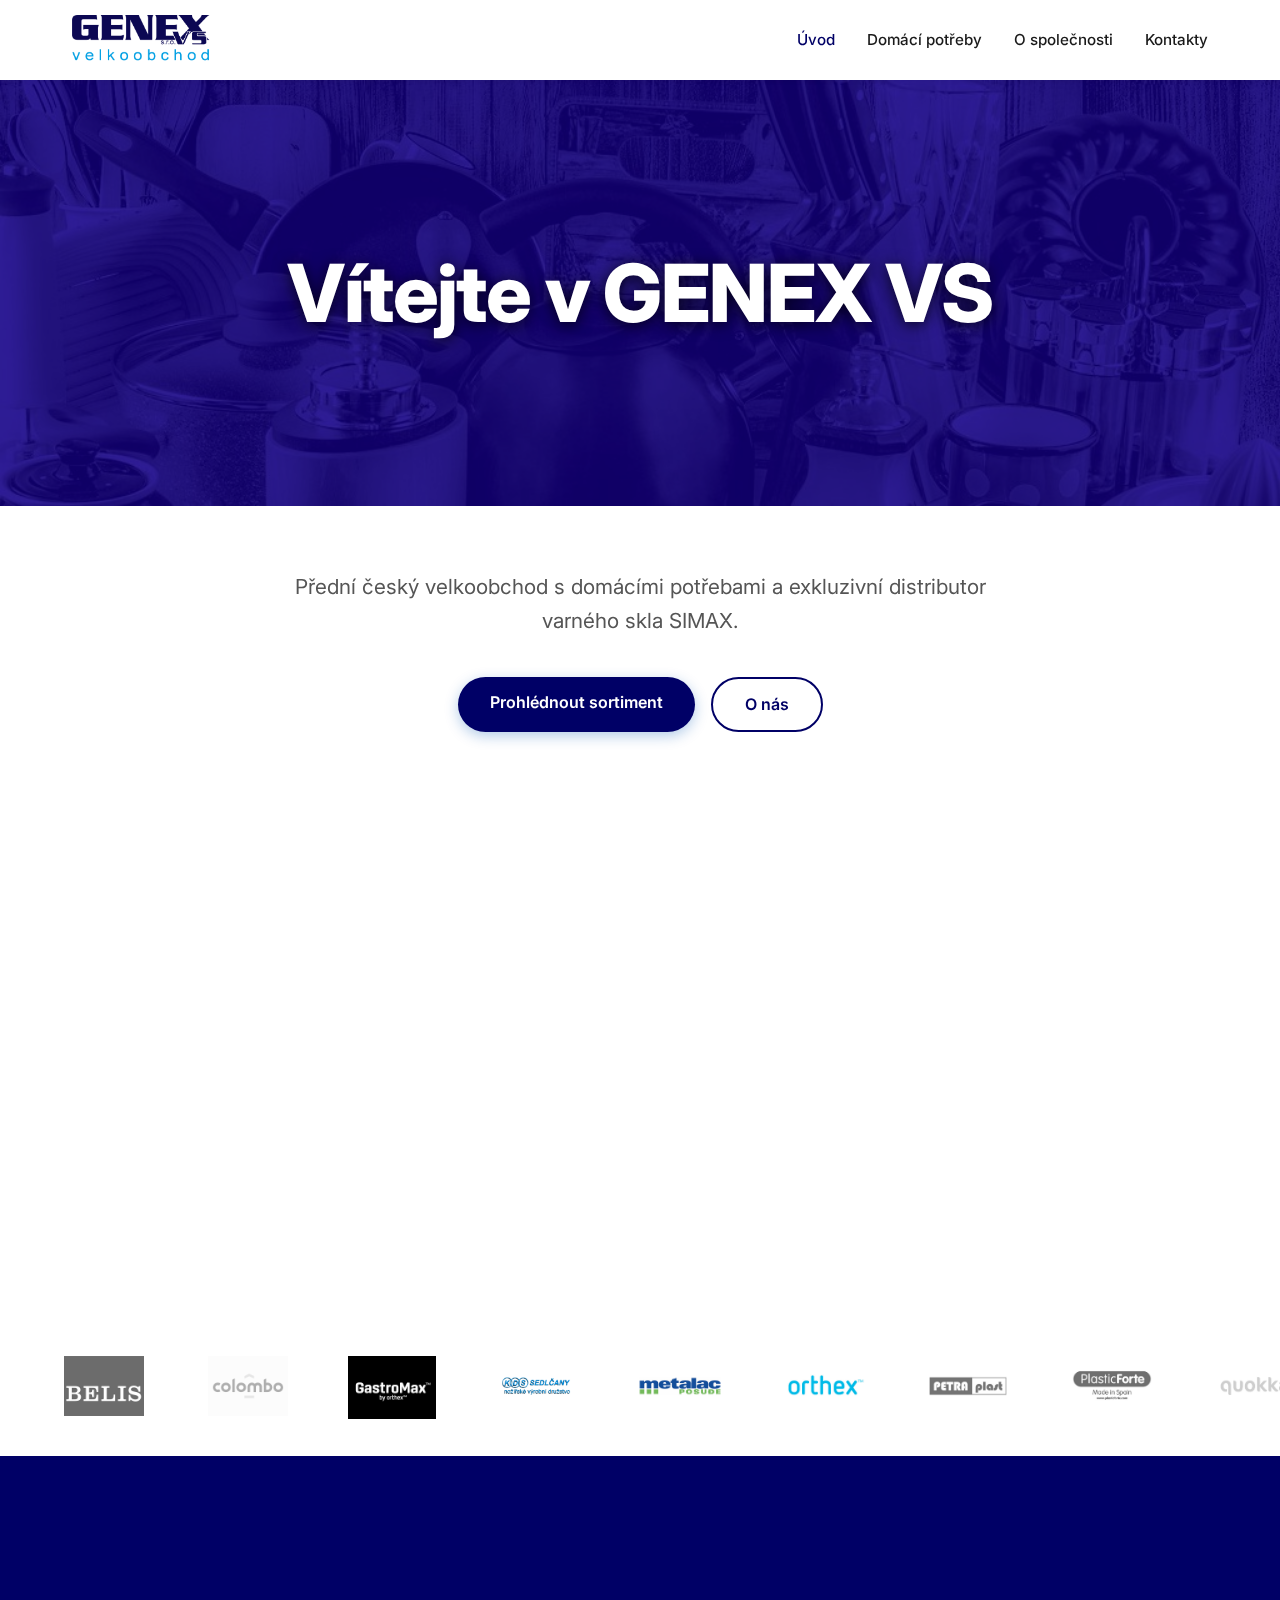
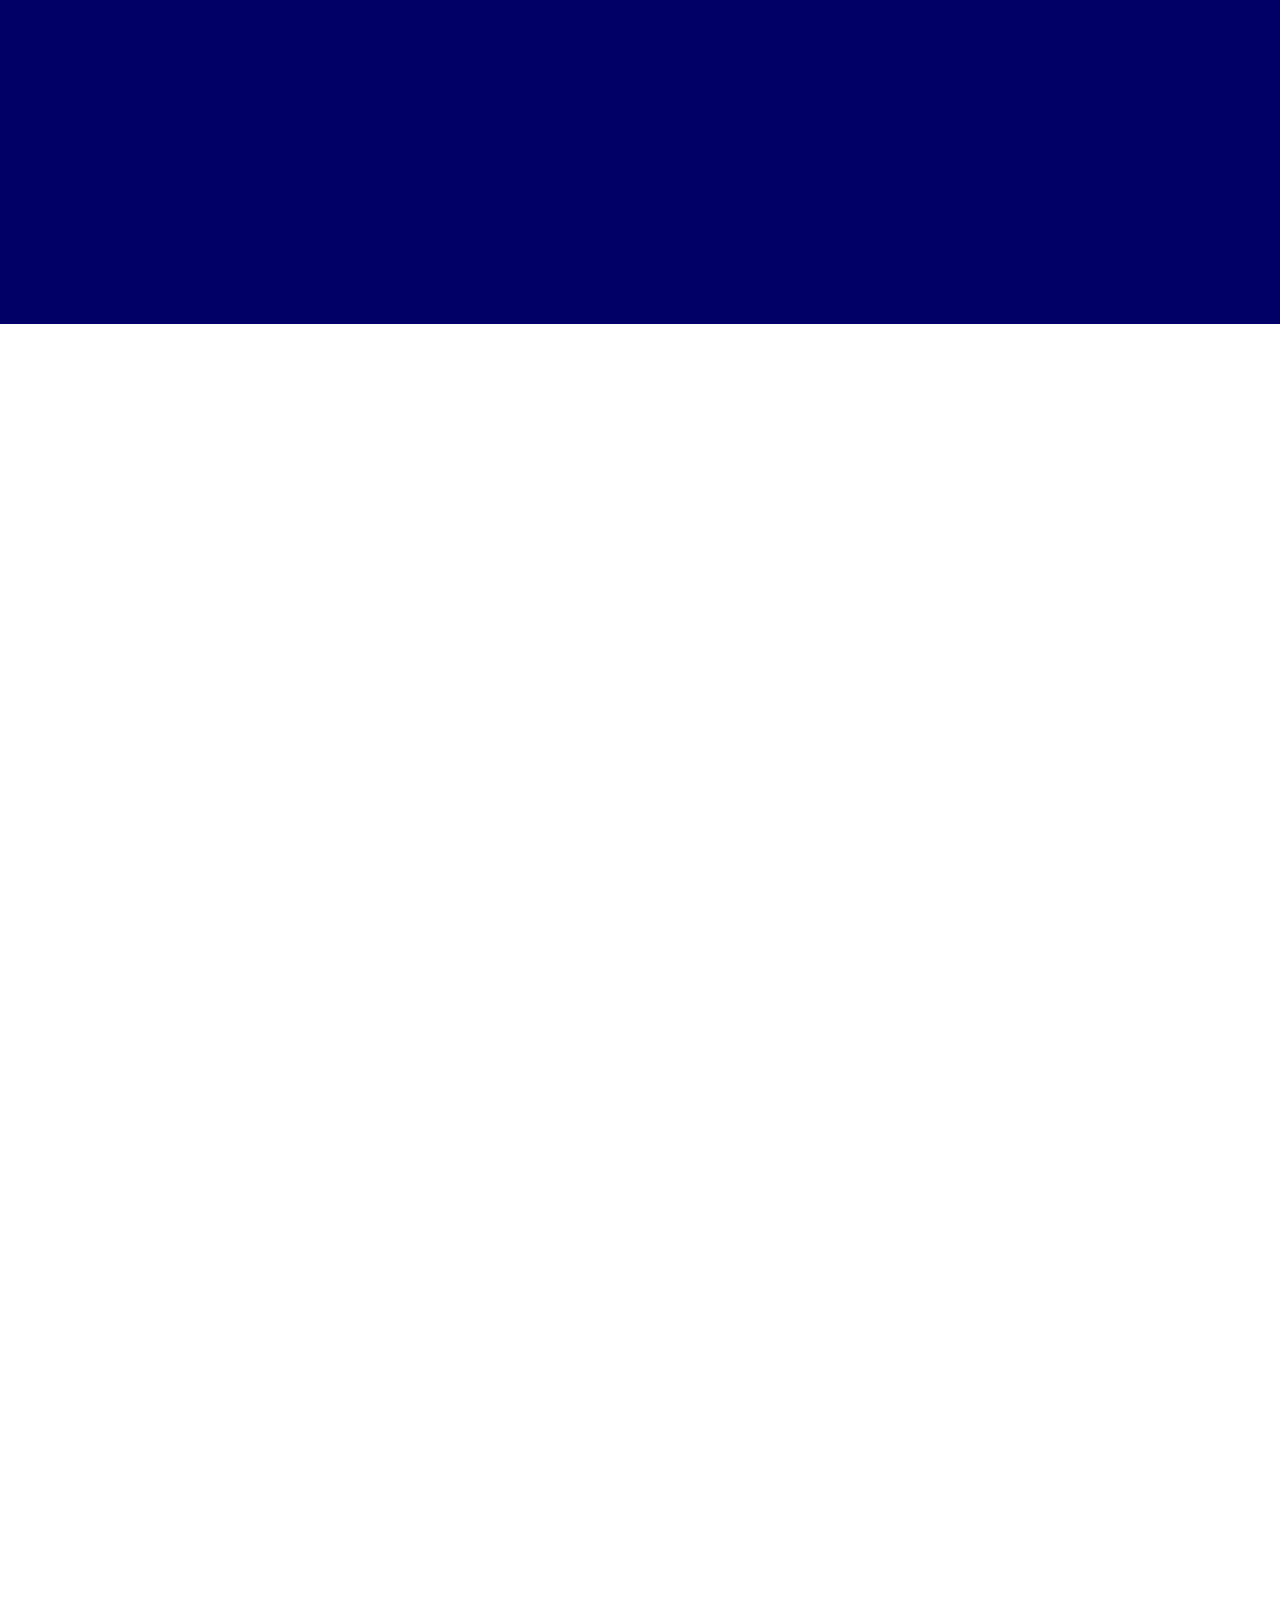
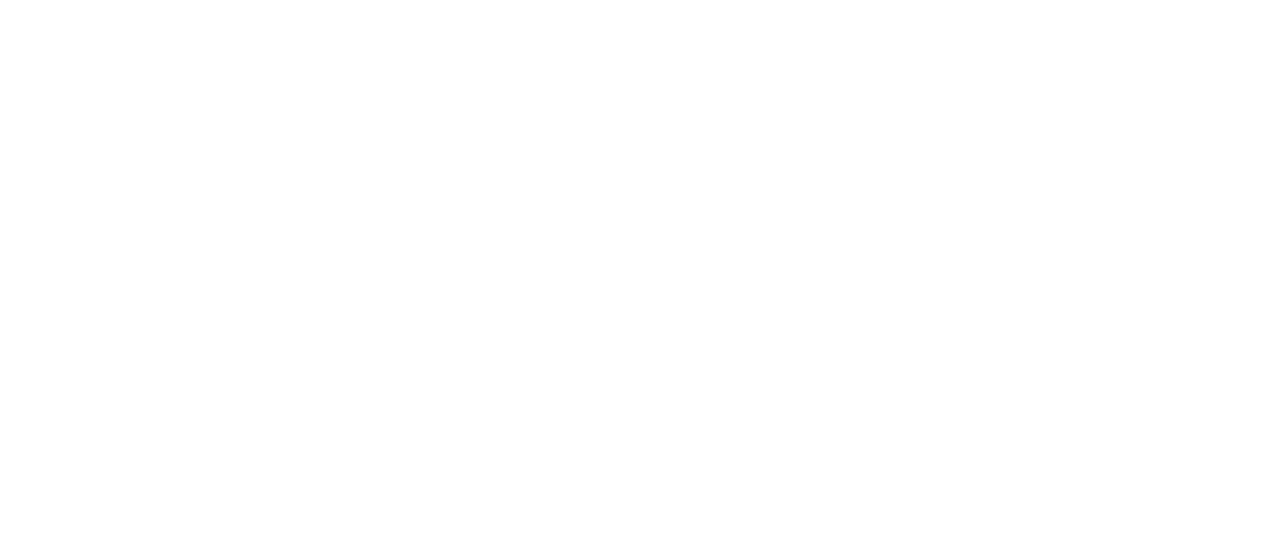
<file: index.html>
<!DOCTYPE html>
<html lang="cs">

<head>
    <meta charset="UTF-8">
    <meta name="viewport" content="width=device-width, initial-scale=1.0">
    <title>GENEX VS - Velkoobchod s domácími potřebami</title>
    <meta name="description" content="Přední český velkoobchod s domácími potřebami a varným sklem SIMAX.">
    <link rel="stylesheet" href="style.css">
    <link href="https://unpkg.com/aos@2.3.1/dist/aos.css" rel="stylesheet">
</head>

<body>

    <!-- Header -->
    <header>
        <div class="container">
            <a href="index.html" class="logo">
                <img src="assets/logo_genex_velkoo_original.png" alt="GENEX VS" class="logo-img">
            </a>
            <button class="mobile-menu-btn" aria-label="Menu">
                <span></span>
                <span></span>
                <span></span>
            </button>
            <nav>
                <ul>
                    <li><a href="index.html" class="active">Úvod</a></li>
                    <li><a href="domaci-potreby.html">Domácí potřeby</a></li>
                    <li><a href="o-spolecnosti.html">O společnosti</a></li>
                    <li><a href="kontakty.html">Kontakty</a></li>
                </ul>
            </nav>
        </div>
    </header>

    <!-- Main Content -->
    <main>

        <!-- Hero Section -->
        <!-- Hero Section -->
        <section class="section hero-section hero-home-container">
            <img src="assets/hero_homepage_new.jpg" alt="Úvodní obrázek" class="img-fluid hero-image">
            <div class="hero-overlay"></div>
            <div class="hero-content-overlay">
                <h1 class="hero-title-overlay" data-aos="fade-up">Vítejte v GENEX VS</h1>
            </div>
        </section>

        <!-- Intro Section -->
        <div class="web-content">
            <section class="section section-intro">
                <div class="container">
                    <p class="intro-text" data-aos="fade-in">
                        Přední český velkoobchod s domácími potřebami a exkluzivní distributor varného skla SIMAX.
                    </p>
                    <div class="button-group" data-aos="fade-up" data-aos-delay="100">
                        <a href="domaci-potreby.html" class="btn btn-primary">Prohlédnout sortiment</a>
                        <a href="o-spolecnosti.html" class="btn btn-outline">O nás</a>
                    </div>
                </div>
            </section>

            <!-- Wide Assortment Section -->
            <section class="section">
                <div class="container">
                    <div class="assortment-grid">
                        <div class="assortment-content">
                            <h2 class="text-primary" data-aos="fade-up">Široký sortiment</h2>
                            <p class="assortment-text" data-aos="fade-in">
                                Najdete u nás výrobky jak renomovaných, tak i menších výrobců. Podporujeme prodej
                                českých
                                výrobků.
                            </p>
                            <ul class="assortment-list">
                                <li class="assortment-item" data-aos="fade-up">
                                    <span class="check-icon">✓</span> Varné sklo Simax
                                </li>
                                <li class="assortment-item" data-aos="fade-up" data-aos-delay="100">
                                    <span class="check-icon">✓</span> Kuchyňské potřeby
                                </li>
                                <li class="assortment-item" data-aos="fade-up" data-aos-delay="200">
                                    <span class="check-icon">✓</span> Nádobí
                                </li>
                                <li class="assortment-item" data-aos="fade-up" data-aos-delay="300">
                                    <span class="check-icon">✓</span> Pečení
                                </li>
                                <li class="assortment-item" data-aos="fade-up" data-aos-delay="400">
                                    <span class="check-icon">✓</span> Sklo a porcelán
                                </li>
                                <li class="assortment-item" data-aos="fade-up" data-aos-delay="500">
                                    <span class="check-icon">✓</span> Žehlící program
                                </li>
                                <li class="assortment-item" data-aos="fade-up" data-aos-delay="600">
                                    <span class="check-icon">✓</span> Úklid
                                </li>
                                <li class="assortment-item" data-aos="fade-up" data-aos-delay="700">
                                    <span class="check-icon">✓</span> Úložný program
                                </li>
                            </ul>
                            <a href="domaci-potreby.html" class="btn btn-outline" data-aos="fade-up">Více o
                                sortimentu</a>
                        </div>
                        <div class="assortment-image-container slideshow-container" data-aos="fade-left">
                            <img src="assets/slideshow/slide1.jpg" alt="Sortiment 1" class="object-cover slide active">
                            <img src="assets/slideshow/slide2.jpg" alt="Sortiment 2" class="object-cover slide">
                            <img src="assets/slideshow/slide3.jpg" alt="Sortiment 3" class="object-cover slide">
                            <img src="assets/slideshow/slide5.jpg" alt="Sortiment 5" class="object-cover slide">
                            <img src="assets/slideshow/slide6.jpg" alt="Sortiment 6" class="object-cover slide">
                            <img src="assets/slideshow/slide7.jpg" alt="Sortiment 7" class="object-cover slide">
                            <img src="assets/slideshow/slide8.jpg" alt="Sortiment 8" class="object-cover slide">
                        </div>
                    </div>
                </div>
            </section>

            <!-- Logo Marquee Section -->
            <section class="section section-marquee">
                <div class="marquee-container">
                    <div class="marquee-track">
                        <!-- Original Logos -->
                        <img src="assets/belis logo.jpg" alt="Belis" class="marquee-logo">
                        <img src="assets/colombo logo.jpg" alt="Colombo" class="marquee-logo">
                        <img src="assets/gastromax logo.jpg" alt="GastroMax" class="marquee-logo">
                        <img src="assets/kds logo.jpg" alt="KDS" class="marquee-logo">
                        <img src="assets/metalac logo.jpg" alt="Metalac" class="marquee-logo">
                        <img src="assets/orthex logo.jpg" alt="Orthex" class="marquee-logo">
                        <img src="assets/petraplast logo.jpg" alt="Petraplast" class="marquee-logo">
                        <img src="assets/plastic forte logo.jpg" alt="Plastic Forte" class="marquee-logo">
                        <img src="assets/quokka logo.jpg" alt="Quokka" class="marquee-logo">
                        <img src="assets/simax logo.jpg" alt="Simax" class="marquee-logo">
                        <img src="assets/smartStore logo.jpg" alt="SmartStore" class="marquee-logo">
                        <img src="assets/victorinox logo.jpg" alt="Victorinox" class="marquee-logo">
                        <img src="assets/zdravá lahev logo.jpg" alt="Zdravá lahev" class="marquee-logo">

                        <!-- Duplicated Logos for Seamless Loop -->
                        <img src="assets/belis logo.jpg" alt="Belis" class="marquee-logo">
                        <img src="assets/colombo logo.jpg" alt="Colombo" class="marquee-logo">
                        <img src="assets/gastromax logo.jpg" alt="GastroMax" class="marquee-logo">
                        <img src="assets/kds logo.jpg" alt="KDS" class="marquee-logo">
                        <img src="assets/metalac logo.jpg" alt="Metalac" class="marquee-logo">
                        <img src="assets/orthex logo.jpg" alt="Orthex" class="marquee-logo">
                        <img src="assets/petraplast logo.jpg" alt="Petraplast" class="marquee-logo">
                        <img src="assets/plastic forte logo.jpg" alt="Plastic Forte" class="marquee-logo">
                        <img src="assets/quokka logo.jpg" alt="Quokka" class="marquee-logo">
                        <img src="assets/simax logo.jpg" alt="Simax" class="marquee-logo">
                        <img src="assets/smartStore logo.jpg" alt="SmartStore" class="marquee-logo">
                        <img src="assets/victorinox logo.jpg" alt="Victorinox" class="marquee-logo">
                        <img src="assets/zdravá lahev logo.jpg" alt="Zdravá lahev" class="marquee-logo">
                    </div>
                </div>
            </section>

            <!-- For Partners Section -->
            <section class="section bg-primary-section">
                <div class="container text-center">
                    <h2 class="mb-1-5" data-aos="fade-up">Pro partnery</h2>
                    <p class="partners-text" data-aos="fade-in">
                        Jestli Vás oslovil náš sortiment, přemýšlíte o změně dodavatele nebo hledáte nového, neváhejte a
                        obraťte se na nás.
                    </p>
                    <a href="kontakty.html" class="btn btn-white" data-aos="fade-up" data-aos-delay="100">Kontaktujte
                        nás</a>
                    <p class="mt-2 text-sm" data-aos="fade-up" data-aos-delay="200">
                        <a href="https://objednavkygenexvs.cz" target="_blank" class="btn-b2b-large">B2B vstup pro
                            partnery</a>
                    </p>
                </div>
            </section>

            <!-- Contact Form Section -->
            <section class="section">
                <div class="container">
                    <div class="contact-form-container" data-aos="fade-up">
                        <h2 class="text-primary text-center mb-1-5">Napište nám</h2>
                        <form class="contact-form contact-form-grid">

                            <!-- Honeypot (Hidden) -->
                            <div class="d-none">
                                <label>Neplňte toto pole:</label>
                                <input type="text" name="honeypot">
                            </div>

                            <div class="form-group">
                                <label>Jméno a příjmení *</label>
                                <input type="text" name="name" required class="form-control">
                            </div>

                            <div class="form-group">
                                <label>Váš E-mail *</label>
                                <input type="email" name="email" required class="form-control">
                            </div>

                            <div class="form-group">
                                <label>Předmět</label>
                                <input type="text" name="subject" class="form-control">
                            </div>

                            <div class="form-group">
                                <label>Zpráva *</label>
                                <textarea name="message" rows="5" required class="form-control"></textarea>
                            </div>

                            <!-- Math Challenge -->
                            <div class="form-group">
                                <label>Kontrolní otázka: Kolik je 3 + 4? *</label>
                                <input type="number" name="mathCheck" required class="form-control w-100px">
                            </div>

                            <button type="submit" class="btn btn-primary justify-start mt-1">Odeslat zprávu</button>
                            <p class="text-sm text-gray mt-1">* Položky označené hvězdičkou jsou povinné.</p>
                        </form>
                    </div>
                </div>
            </section>

            <!-- Map Section -->
            <section class="section section-no-top-padding">
                <div class="container">
                    <div class="map-container" data-aos="fade-up">
                        <h3 class="text-primary text-center mb-1">Kde nás najdete
                        </h3>
                        <iframe width="100%" height="450" frameborder="0" scrolling="no" marginheight="0"
                            marginwidth="0"
                            src="https://maps.google.com/maps?q=%C4%8Cernilov+606,+503+43+%C4%8Cernilov&t=&z=13&ie=UTF8&iwloc=&output=embed"></iframe>
                    </div>
                </div>
            </section>

    </main>
    </div>

    <!-- Footer -->
    <footer data-aos="fade-in">
        <div class="container">
            <div class="footer-content">
                <div>
                    <a href="index.html">
                        <img src="assets/logo_genex_white.png" alt="GENEX VS" class="footer-logo-img">
                    </a>
                    <h4>GENEX VS, s.r.o.</h4>
                    <p class="text-gray">Velkoobchod s tradicí od roku 2005.</p>
                </div>
                <div>
                    <h4>Kontakt</h4>
                    <p class="text-gray">genex@genexvs.cz<br>+420 730 893 126</p>
                </div>
            </div>
            <div class="footer-copyright">
                &copy; 2025 GENEX VS, s.r.o. Všechna práva vyhrazena.
                <br>
                <span class="text-sm text-gray">
                    Nepoužíváme analytické ani marketingové cookies. Pouze technické nutné pro provoz webu.
                    <a href="zasady-ochrany-soukromi.html" class="text-white underline">Více v zásadách.</a>
                </span>
            </div>
        </div>
    </footer>

    <button id="back-to-top" aria-label="Zpět nahoru">↑</button>
    <script src="https://unpkg.com/aos@2.3.1/dist/aos.js"></script>
    <script src="script.js"></script>
</body>

</html>
</file>
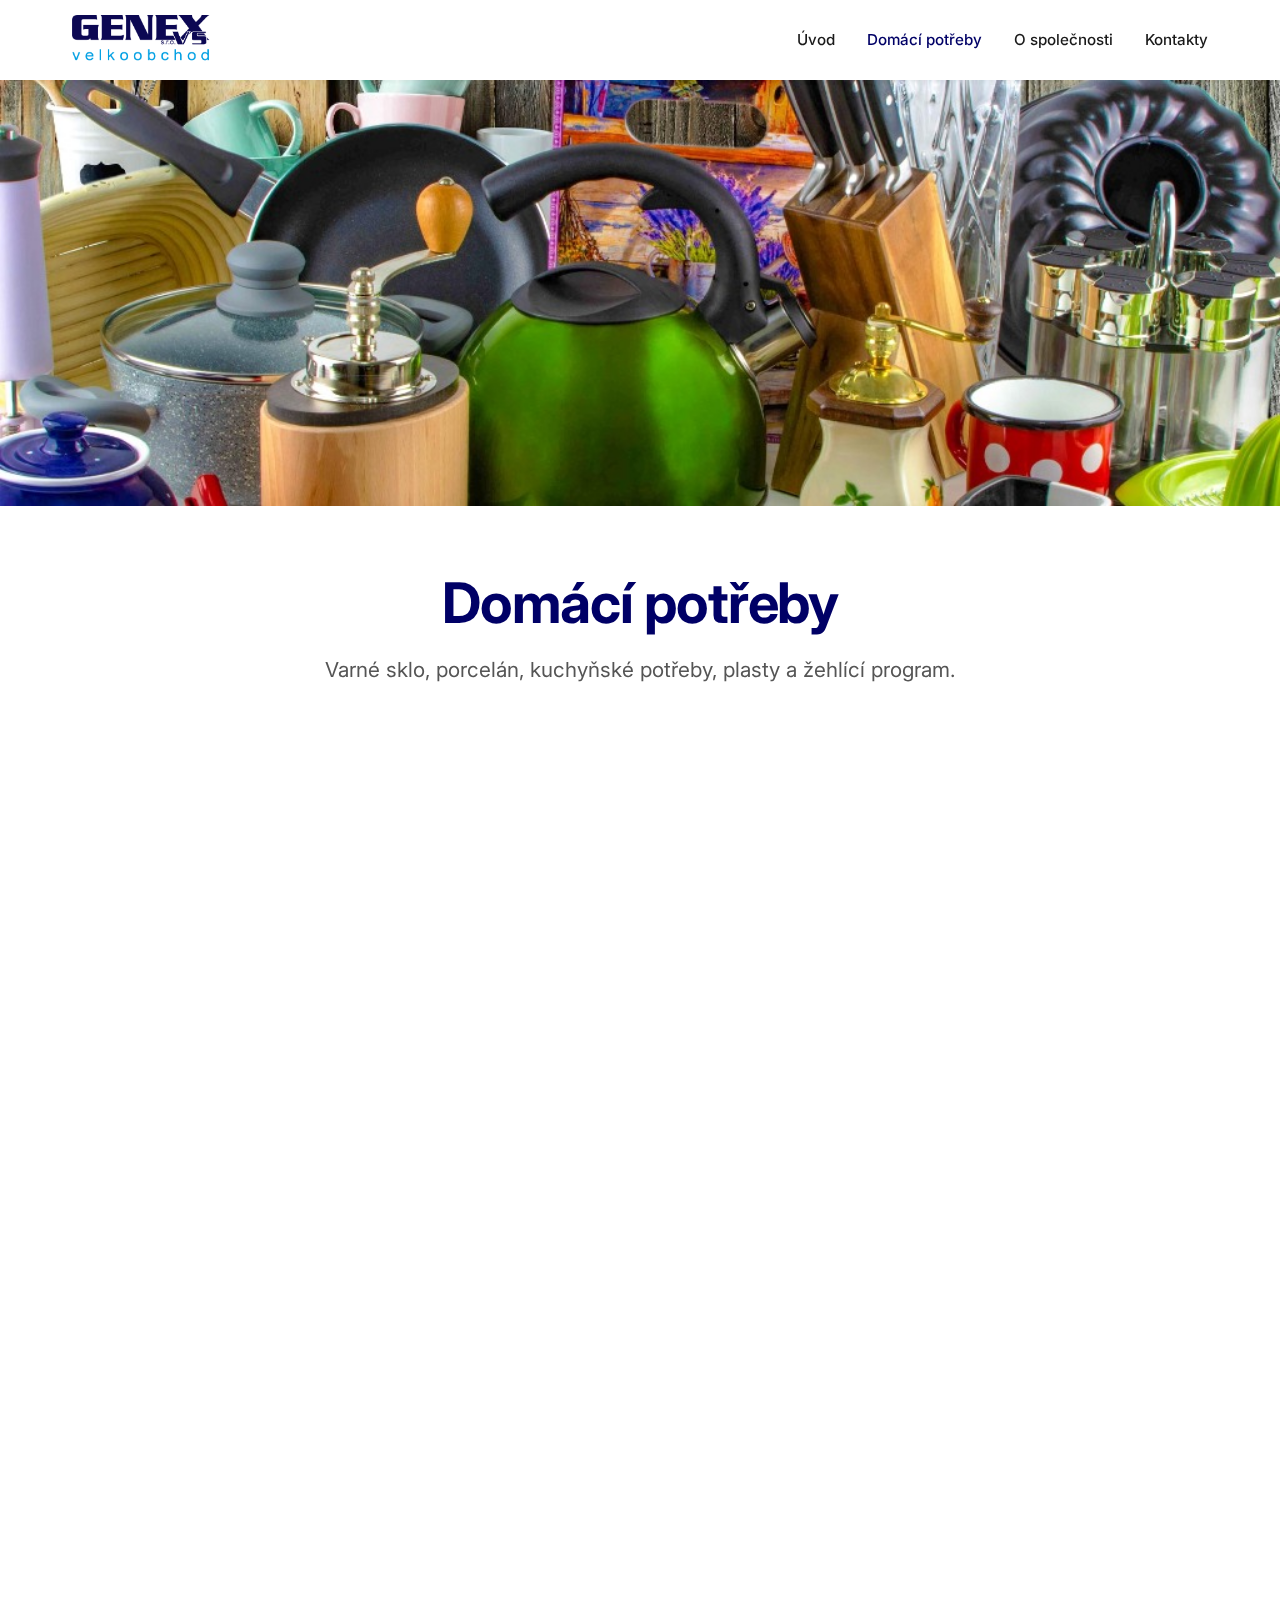
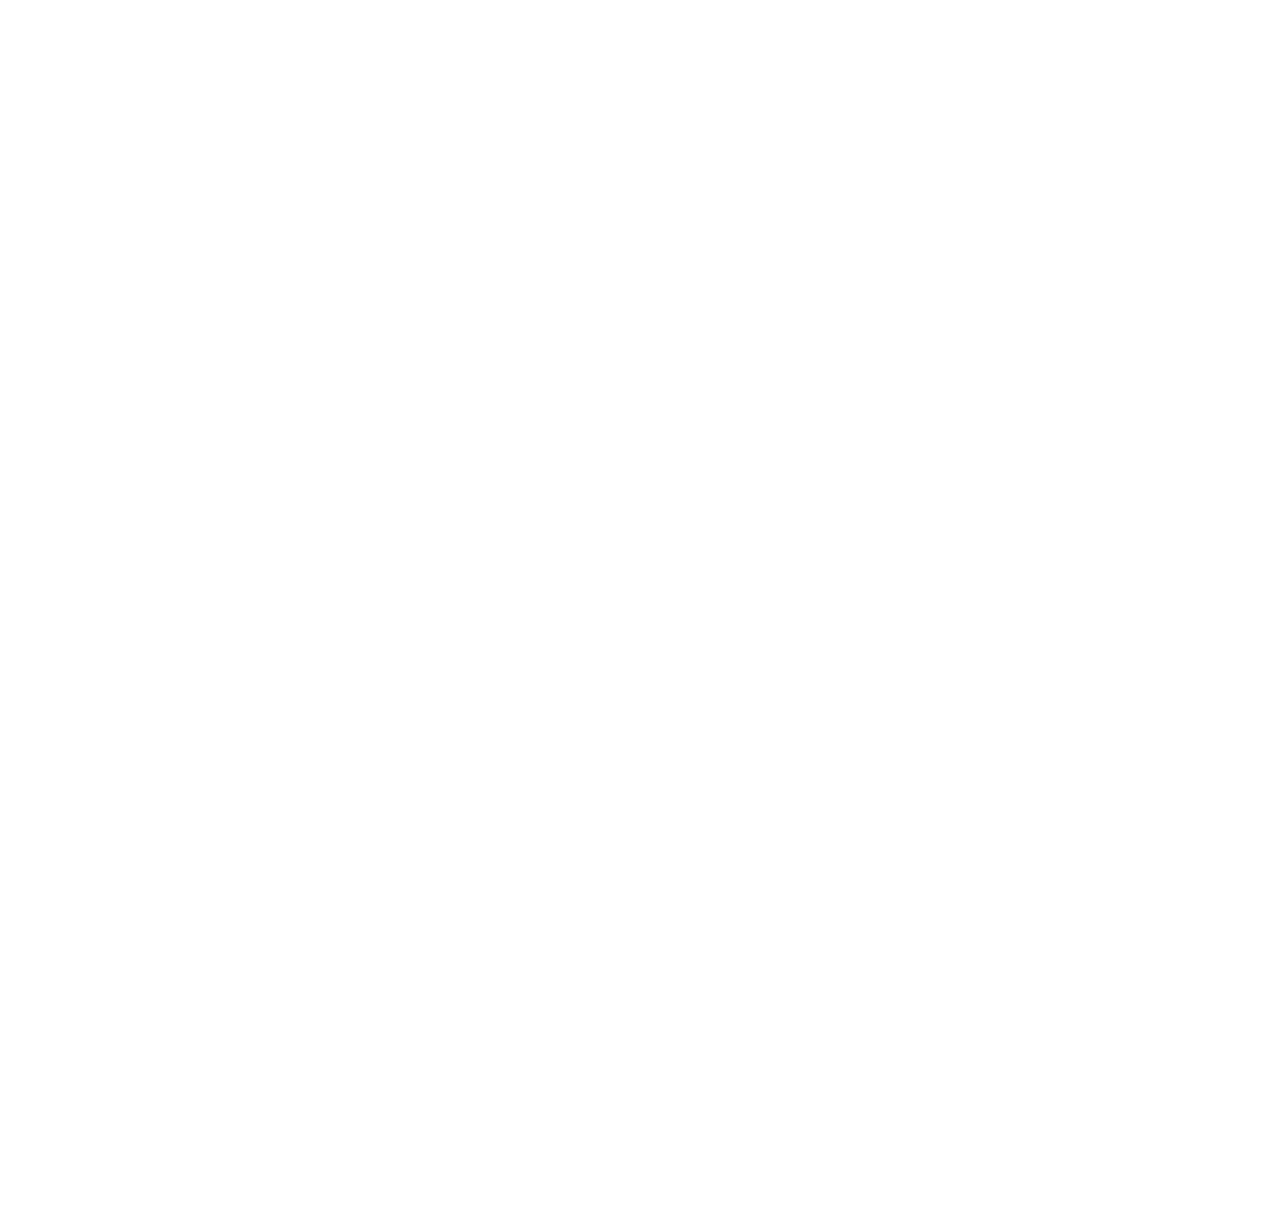
<file: domaci-potreby.html>
<!DOCTYPE html>
<html lang="cs">

<head>
    <meta charset="UTF-8">
    <meta name="viewport" content="width=device-width, initial-scale=1.0">
    <title>Domácí potřeby | GENEX VS</title>
    <meta name="description"
        content="Sortiment domácích potřeb GENEX VS - Simax, Colombo, GastroMax, SmartStore, Plastic Forte, Zdravá lahev.">
    <link rel="stylesheet" href="style.css">
    <link href="https://unpkg.com/aos@2.3.1/dist/aos.css" rel="stylesheet">
</head>

<body>

    <!-- Header -->
    <header>
        <div class="container">
            <a href="index.html" class="logo">
                <img src="assets/logo_genex_velkoo_original.png" alt="GENEX VS" class="logo-img">
            </a>
            <button class="mobile-menu-btn" aria-label="Menu">
                <span></span>
                <span></span>
                <span></span>
            </button>
            <nav>
                <ul>
                    <li><a href="index.html">Úvod</a></li>
                    <li><a href="domaci-potreby.html" class="active">Domácí potřeby</a></li>
                    <li><a href="o-spolecnosti.html">O společnosti</a></li>
                    <li><a href="kontakty.html">Kontakty</a></li>
                </ul>
            </nav>
        </div>
    </header>

    <main>

        <!-- Hero Section -->
        <section class="section hero-section">
            <img src="assets/hero intro 1.jpg" alt="Domácí potřeby" class="img-fluid">
        </section>

        <!-- Title Section -->
        <section class="section section-intro">
            <div class="container">
                <h1 class="text-primary mb-1" data-aos="fade-up">Domácí potřeby</h1>
                <p class="intro-text container-narrow" data-aos="fade-in">
                    Varné sklo, porcelán, kuchyňské potřeby, plasty a žehlící program.
                </p>
            </div>
        </section>

        <!-- Brands Section -->
        <section class="section">
            <div class="container">

                <!-- Simax -->
                <div class="brand-item" data-aos="fade-up">
                    <div class="brand-content">
                        <div class="brand-header">
                            <h2 class="text-primary">SIMAX</h2>
                            <img src="assets/simax logo.jpg" alt="Simax Logo" class="brand-img">
                        </div>
                        <p class="mb-1 brand-subtitle"><strong>Varné sklo a laboratorní sklo</strong></p>
                        <p>
                            Simax je značka pod kterou společnost Kavalierglass vyrábí a distribuuje skleněné výrobky.
                            Jejich sortiment zahrnuje širokou škálu výrobků od kuchyňského nádobí, jako jsou zapékací
                            mísy a varné konvice, až po laboratorní sklo. Simax je známý pro svou vysokou kvalitu
                            borosilikátového skla, které je odolné vůči vysokým teplotám a chemickým vlivům.
                        </p>
                    </div>
                </div>

                <!-- Colombo -->
                <div class="brand-item" data-aos="fade-up">
                    <div class="brand-content">
                        <div class="brand-header">
                            <h2 class="text-primary">Colombo</h2>
                            <img src="assets/colombo logo.jpg" alt="Colombo Logo" class="brand-img">
                        </div>
                        <p class="mb-1 brand-subtitle"><strong>Žehlící prkna a příslušenství</strong></p>
                        <p>
                            Italský výrobce se zaměřením na domácí potřeby. Společnost je známá pro svou kvalitu a
                            inovace v oblasti žehlicích prken, která kombinují funkčnost s moderním designem. Nabízí
                            stabilní a odolná žehlící prkna s různými nastavitelnými funkcemi.
                        </p>
                    </div>
                </div>

                <!-- Orthex Group -->
                <div class="brand-item" data-aos="fade-up">
                    <div class="brand-content">
                        <div class="brand-header">
                            <h2 class="text-primary">Orthex Group</h2>
                            <img src="assets/orthex logo.jpg" alt="Orthex Logo" class="brand-img">
                        </div>
                        <p class="mb-1 brand-subtitle"><strong>Finsko-švédská kvalita</strong></p>

                        <div class="brand-sub-item">
                            <div class="brand-sub-logo">
                                <img src="assets/gastromax logo.jpg" alt="GastroMax Logo" class="img-fluid">
                            </div>
                            <div>
                                <h3 class="brand-sub-title">GastroMax</h3>
                                <p>Specializuje se na kuchyňské náčiní, jako jsou vařečky, naběračky, škrabky a formy na
                                    pečení. Důraz na ergonomii a snadnou údržbu.</p>
                            </div>
                        </div>

                        <div class="brand-sub-item-last">
                            <div class="brand-sub-logo">
                                <img src="assets/smartStore logo.jpg" alt="SmartStore Logo" class="img-fluid">
                            </div>
                            <div>
                                <h3 class="brand-sub-title">SmartStore</h3>
                                <p>Řešení pro skladování v domácnostech i kancelářích. Úložné boxy a organizéry navržené
                                    pro
                                    optimalizaci prostoru.</p>
                            </div>
                        </div>
                    </div>
                </div>

                <!-- Plastic Forte -->
                <div class="brand-item" data-aos="fade-up">
                    <div class="brand-content">
                        <div class="brand-header">
                            <h2 class="text-primary">Plastic Forte</h2>
                            <img src="assets/plastic forte logo.jpg" alt="Plastic Forte Logo" class="brand-img">
                        </div>
                        <p class="mb-1 brand-subtitle"><strong>Plastové výrobky</strong></p>
                        <p>
                            Španělská firma specializující se na výrobu plastových výrobků. Sortiment zahrnuje úložné
                            boxy, kuchyňské náčiní a zahradní vybavení. Trvanlivé, funkční a esteticky přitažlivé
                            produkty.
                        </p>
                    </div>
                </div>

                <!-- Zdravá lahev -->
                <div class="brand-item" data-aos="fade-up">
                    <div class="brand-content">
                        <div class="brand-header">
                            <h2 class="text-primary">Zdravá lahev</h2>
                            <img src="assets/zdravá lahev logo.jpg" alt="Zdravá lahev Logo" class="brand-img">
                        </div>
                        <p class="mb-1 brand-subtitle"><strong>Ekologické lahve na pití</strong></p>
                        <p>
                            Česká značka specializující se na ekologické, opakovaně použitelné lahve. Vyrobeny z vysoce
                            kvalitního plastu bez BPA. Oblíbené pro svůj odolný design a širokou škálu barev a motivů.
                        </p>
                    </div>
                </div>

            </div>
        </section>
    </main>

    <!-- Footer -->
    <footer data-aos="fade-in">
        <div class="container">
            <div class="footer-content">
                <div>
                    <a href="index.html">
                        <img src="assets/logo_genex_white.png" alt="GENEX VS" class="footer-logo-img">
                    </a>
                    <h4>GENEX VS, s.r.o.</h4>
                    <p class="text-gray">Velkoobchod s tradicí od roku 2005.</p>
                </div>
                <div>
                    <h4>Kontakt</h4>
                    <p class="text-gray">genex@genexvs.cz<br>+420 730 893 126</p>
                </div>
            </div>
            <div class="footer-copyright">
                &copy; 2025 GENEX VS, s.r.o. Všechna práva vyhrazena.
                <br>
                <span class="text-sm text-gray">
                    Nepoužíváme analytické ani marketingové cookies. Pouze technické nutné pro provoz webu.
                    <a href="zasady-ochrany-soukromi.html" class="text-white underline">Více v zásadách.</a>
                </span>
            </div>
        </div>
    </footer>

    <button id="back-to-top" aria-label="Zpět nahoru">↑</button>
    <script src="https://unpkg.com/aos@2.3.1/dist/aos.js"></script>
    <script src="script.js"></script>
</body>

</html>
</file>
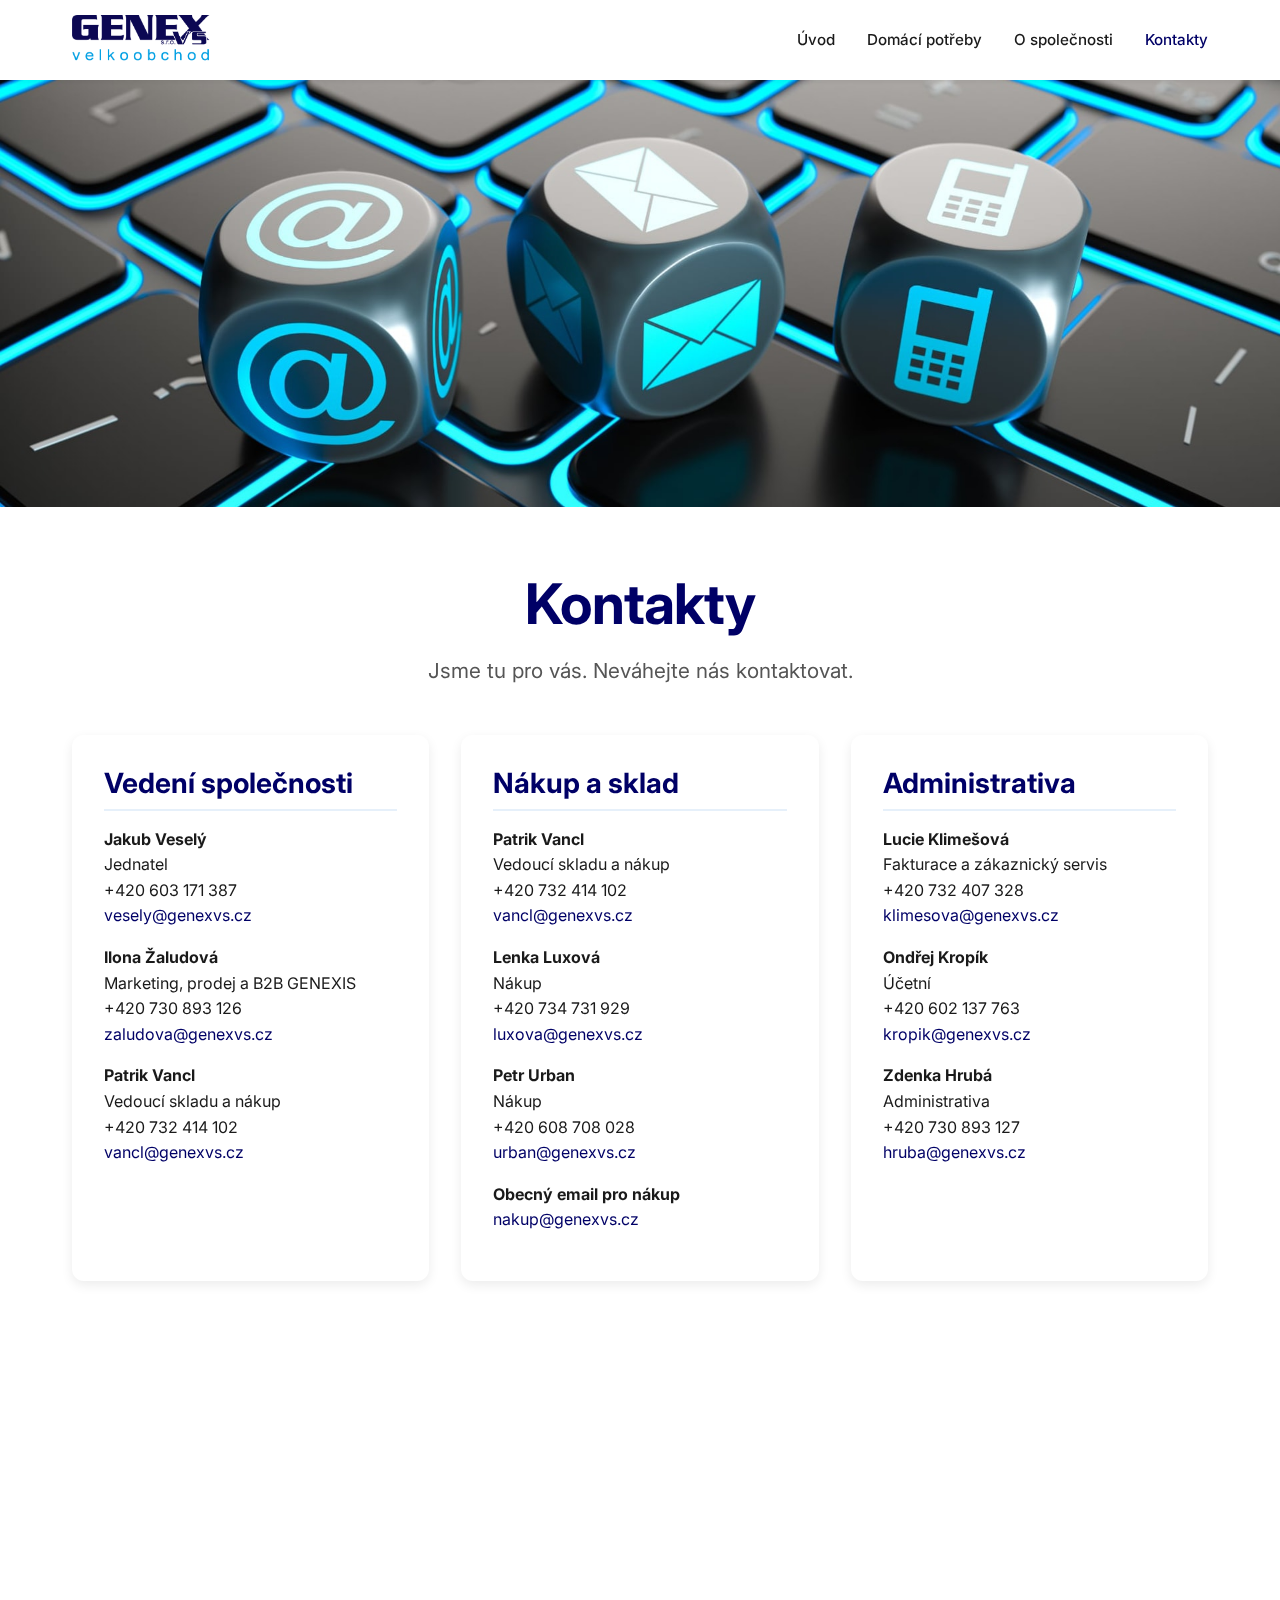
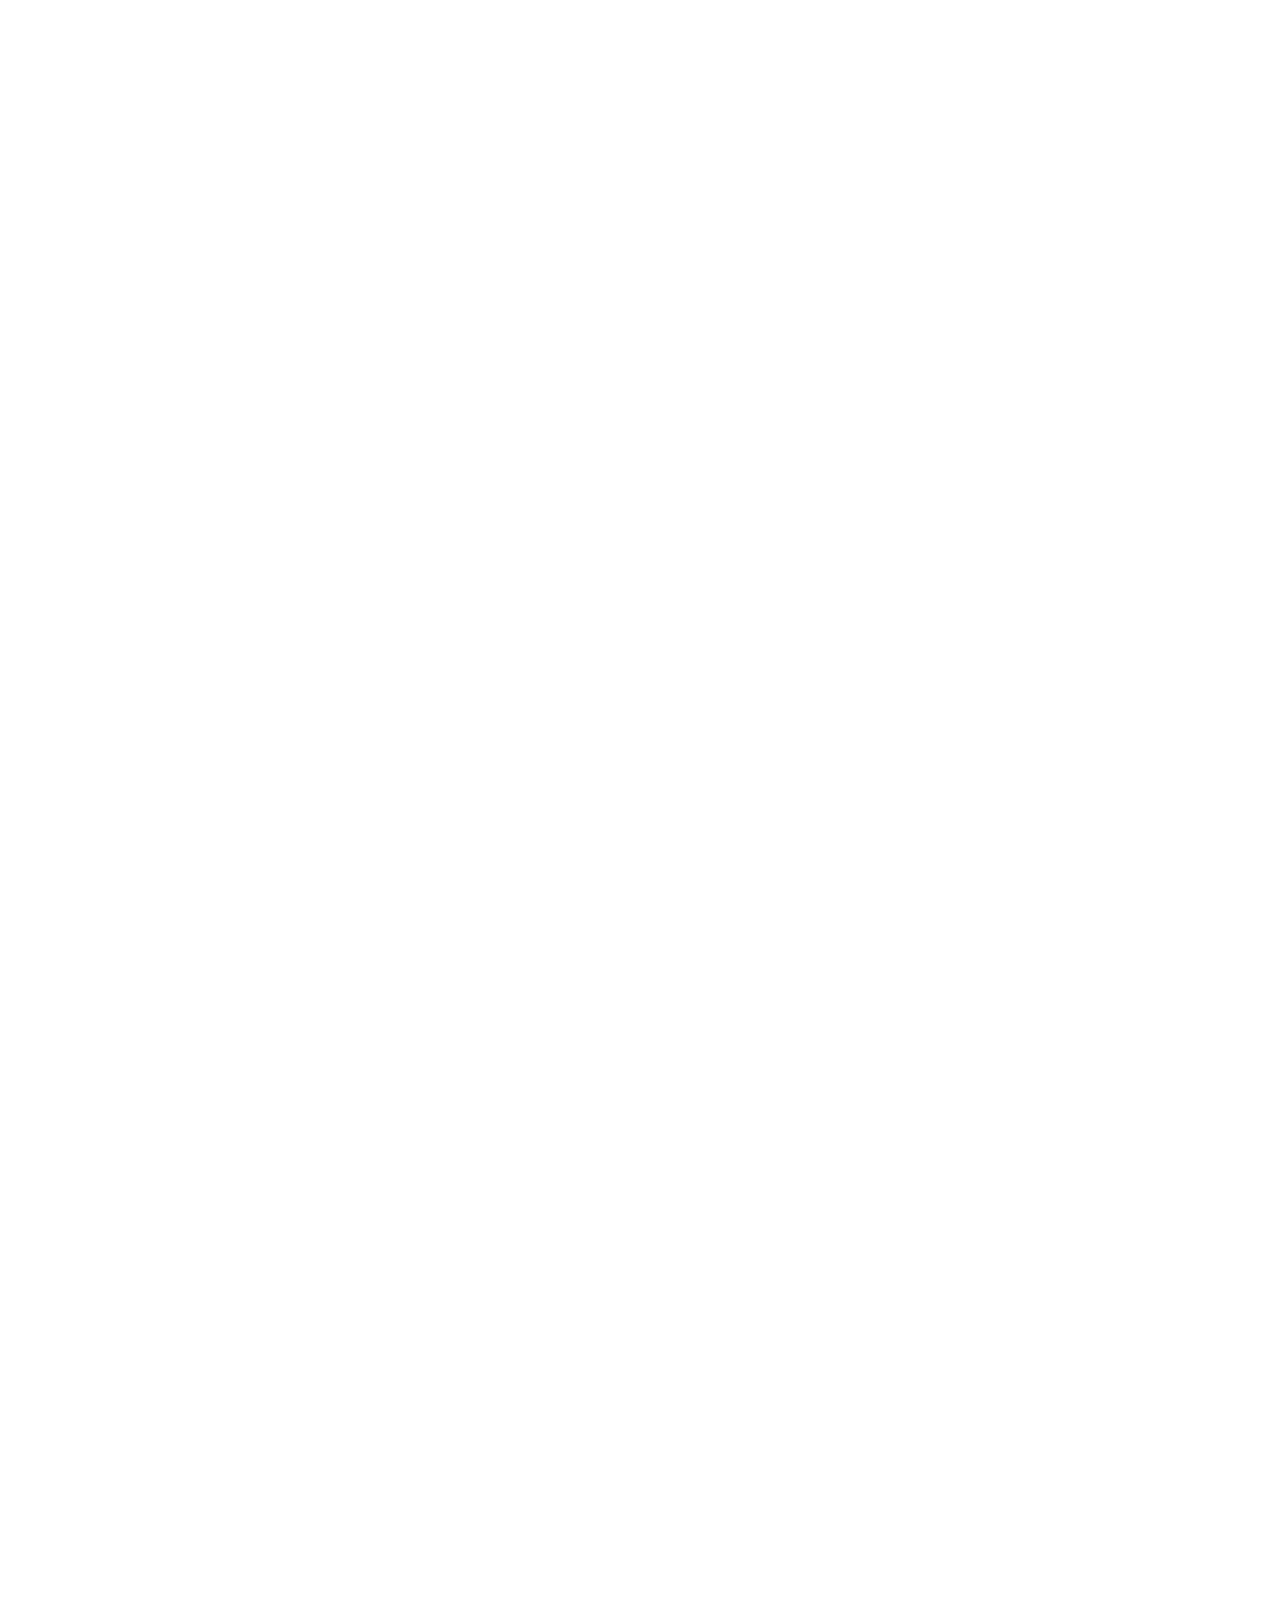
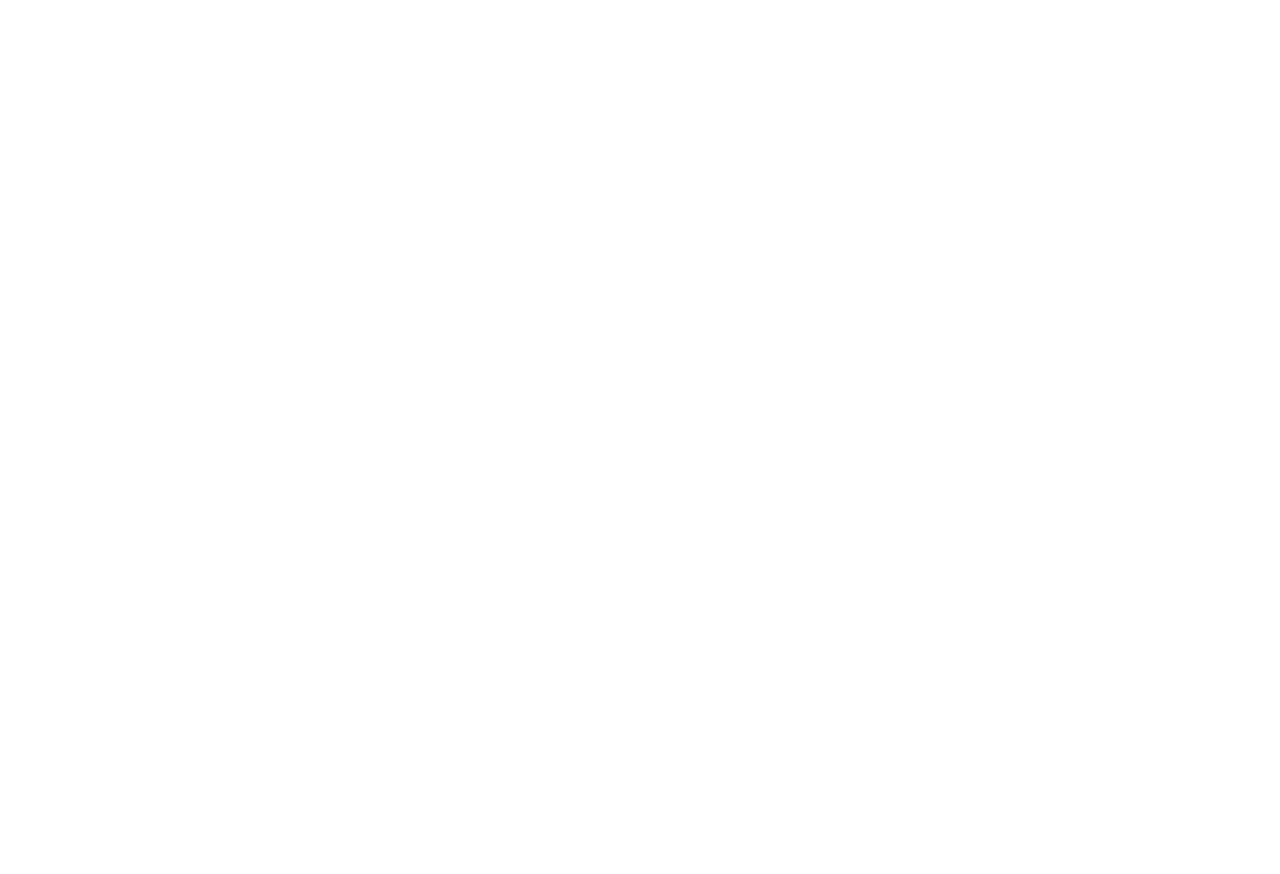
<file: kontakty.html>
<!DOCTYPE html>
<html lang="cs">

<head>
    <meta charset="UTF-8">
    <meta name="viewport" content="width=device-width, initial-scale=1.0">
    <title>Kontakty | GENEX VS</title>
    <meta name="description" content="Kontaktní informace GENEX VS, s.r.o. - adresa skladu, telefon, email.">
    <link rel="stylesheet" href="style.css">
    <link href="https://unpkg.com/aos@2.3.1/dist/aos.css" rel="stylesheet">
</head>

<body class="page-contacts">

    <!-- Header -->
    <header>
        <div class="container">
            <a href="index.html" class="logo">
                <img src="assets/logo_genex_velkoo_original.png" alt="GENEX VS" class="logo-img">
            </a>
            <button class="mobile-menu-btn" aria-label="Menu">
                <span></span>
                <span></span>
                <span></span>
            </button>
            <nav>
                <ul>
                    <li><a href="index.html">Úvod</a></li>
                    <li><a href="domaci-potreby.html">Domácí potřeby</a></li>
                    <li><a href="o-spolecnosti.html">O společnosti</a></li>
                    <li><a href="kontakty.html" class="active">Kontakty</a></li>
                </ul>
            </nav>
        </div>
    </header>

    <main>
        <!-- Hero Section -->
        <section class="section hero-section">
            <img src="assets/contacts.jpg" alt="Kontakty" class="img-fluid">
        </section>

        <!-- Title Section -->
        <section class="section section-intro">
            <div class="container">
                <h1 class="text-primary mb-1" data-aos="fade-up">Kontakty</h1>
                <p class="intro-text mb-1" data-aos="fade-in">
                    Jsme tu pro vás. Neváhejte nás kontaktovat.
                </p>
            </div>
        </section>

        <!-- Contact Info Section -->
        <section class="section contact-content-section">
            <div class="container">
                <div class="contact-grid">

                    <!-- Vedení -->
                    <div class="contact-card" data-aos="fade-up">
                        <h3 class="card-title">Vedení společnosti</h3>
                        <div class="info-block">
                            <p><strong>Jakub Veselý</strong><br>Jednatel</p>
                            <p><a href="tel:+420603171387" class="text-secondary">+420 603 171 387</a><br>
                                <a href="mailto:vesely@genexvs.cz" class="text-primary">vesely@genexvs.cz</a>
                            </p>
                        </div>
                        <div class="info-block">
                            <p><strong>Ilona Žaludová</strong><br>Marketing, prodej a B2B GENEXIS</p>
                            <p><a href="tel:+420730893126" class="text-secondary">+420 730 893 126</a><br>
                                <a href="mailto:zaludova@genexvs.cz" class="text-primary">zaludova@genexvs.cz</a>
                            </p>
                        </div>
                        <div class="info-block">
                            <p><strong>Patrik Vancl</strong><br>Vedoucí skladu a nákup</p>
                            <p><a href="tel:+420732414102" class="text-secondary">+420 732 414 102</a><br>
                                <a href="mailto:vancl@genexvs.cz" class="text-primary">vancl@genexvs.cz</a>
                            </p>
                        </div>
                    </div>

                    <!-- Nákup a sklad -->
                    <div class="contact-card" data-aos="fade-up" data-aos-delay="100">
                        <h3 class="card-title">Nákup a sklad</h3>
                        <div class="info-block">
                            <p><strong>Patrik Vancl</strong><br>Vedoucí skladu a nákup</p>
                            <p><a href="tel:+420732414102" class="text-secondary">+420 732 414 102</a><br>
                                <a href="mailto:vancl@genexvs.cz" class="text-primary">vancl@genexvs.cz</a>
                            </p>
                        </div>
                        <div class="info-block">
                            <p><strong>Lenka Luxová</strong><br>Nákup</p>
                            <p><a href="tel:+420734731929" class="text-secondary">+420 734 731 929</a><br>
                                <a href="mailto:luxova@genexvs.cz" class="text-primary">luxova@genexvs.cz</a>
                            </p>
                        </div>
                        <div class="info-block">
                            <p><strong>Petr Urban</strong><br>Nákup</p>
                            <p><a href="tel:+420608708028" class="text-secondary">+420 608 708 028</a><br>
                                <a href="mailto:urban@genexvs.cz" class="text-primary">urban@genexvs.cz</a>
                            </p>
                        </div>
                        <div class="info-block">
                            <p><strong>Obecný email pro nákup</strong></p>
                            <p>
                                <a href="mailto:nakup@genexvs.cz" class="text-primary">nakup@genexvs.cz</a>
                            </p>
                        </div>
                    </div>

                    <!-- Administrativa -->
                    <div class="contact-card" data-aos="fade-up" data-aos-delay="150">
                        <h3 class="card-title">Administrativa</h3>
                        <div class="info-block">
                            <p><strong>Lucie Klimešová</strong><br>Fakturace a zákaznický servis</p>
                            <p><a href="tel:+420732407328" class="text-secondary">+420 732 407 328</a><br>
                                <a href="mailto:klimesova@genexvs.cz" class="text-primary">klimesova@genexvs.cz</a>
                            </p>
                        </div>
                        <div class="info-block">
                            <p><strong>Ondřej Kropík</strong><br>Účetní</p>
                            <p><a href="tel:+420602137763" class="text-secondary">+420 602 137 763</a><br>
                                <a href="mailto:kropik@genexvs.cz" class="text-primary">kropik@genexvs.cz</a>
                            </p>
                        </div>
                        <div class="info-block">
                            <p><strong>Zdenka Hrubá</strong><br>Administrativa</p>
                            <p><a href="tel:+420730893127" class="text-secondary">+420 730 893 127</a><br>
                                <a href="mailto:hruba@genexvs.cz" class="text-primary">hruba@genexvs.cz</a>
                            </p>
                        </div>
                    </div>

                    <!-- Obchodní zástupci -->
                    <div class="contact-card contact-card-wide" data-aos="fade-up" data-aos-delay="200">
                        <h3 class="card-title">Obchodní zástupci</h3>
                        <div class="contact-grid-inner">
                            <div>
                                <p><strong>Veronika Šimoníková</strong><br>Morava</p>
                                <p><a href="tel:+420603444464" class="text-secondary">+420 603 444 464</a><br>
                                    <a href="mailto:simonikova@genexvs.cz"
                                        class="text-primary">simonikova@genexvs.cz</a>
                                </p>
                            </div>
                            <div>
                                <p><strong>Pavel Franěk</strong><br>Jižní a západní Čechy</p>
                                <p><a href="tel:+420604381061" class="text-secondary">+420 604 381 061</a><br>
                                    <a href="mailto:franek.pavel7@seznam.cz"
                                        class="text-primary">franek.pavel7@seznam.cz</a>
                                </p>
                            </div>
                            <div>
                                <p><strong>Jiří Bulva</strong><br>Morava</p>
                                <p><a href="tel:+420739420468" class="text-secondary">+420 739 420 468</a><br>
                                    <a href="mailto:jiri.bulva@seznam.cz" class="text-primary">jiri.bulva@seznam.cz</a>
                                </p>
                            </div>
                            <div>
                                <p><strong>Radim Pšenička</strong><br>Východní a střední Čechy</p>
                                <p><a href="tel:+420603406559" class="text-secondary">+420 603 406 559</a><br>
                                    <a href="mailto:psenicka@genexvs.cz" class="text-primary">psenicka@genexvs.cz</a>
                                </p>
                            </div>
                        </div>
                    </div>

                    <!-- IT a Web -->
                    <div class="contact-card" data-aos="fade-up" data-aos-delay="250">
                        <h3 class="card-title">IT a Web</h3>
                        <div class="info-block">
                            <p><strong>Petr Urban</strong><br>Správce sítě, B2B, web a grafika</p>
                            <p><a href="tel:+420608708028" class="text-secondary">+420 608 708 028</a><br>
                                <a href="mailto:urban@genexvs.cz" class="text-primary">urban@genexvs.cz</a>
                            </p>
                        </div>
                    </div>

                </div>

                <!-- Map Section -->
                <div class="mt-2" data-aos="fade-up">
                    <h3 class="text-primary mb-1">Kde nás najdete</h3>
                    <div class="grid-1-col">
                        <!-- Černilov Map -->
                        <div>
                            <h4 class="mb-0-5">Sklad Černilov</h4>
                            <iframe width="100%" height="450" frameborder="0" scrolling="no" marginheight="0"
                                marginwidth="0"
                                src="https://maps.google.com/maps?q=%C4%8Cernilov+606,+503+43+%C4%8Cernilov&t=&z=13&ie=UTF8&iwloc=&output=embed"></iframe>
                        </div>
                    </div>
                </div>

                <!-- Contact Form -->
                <div class="contact-form-container contact-form-wide mt-2" data-aos="fade-up">
                    <h3 class="text-primary mb-1-5">Napište nám</h3>
                    <form class="contact-form contact-form-grid">

                        <!-- Honeypot (Hidden) -->
                        <div class="d-none">
                            <label>Neplňte toto pole:</label>
                            <input type="text" name="honeypot">
                        </div>

                        <div class="form-group">
                            <label>Jméno a příjmení *</label>
                            <input type="text" name="name" required class="form-control">
                        </div>

                        <div class="form-group">
                            <label>Váš E-mail *</label>
                            <input type="email" name="email" required class="form-control">
                        </div>

                        <div class="form-group">
                            <label>Předmět</label>
                            <input type="text" name="subject" class="form-control">
                        </div>

                        <div class="form-group">
                            <label>Zpráva *</label>
                            <textarea name="message" rows="5" required class="form-control"></textarea>
                        </div>

                        <!-- Math Challenge -->
                        <div class="form-group">
                            <label>Kontrolní otázka: Kolik je 3 + 4? *</label>
                            <input type="number" name="mathCheck" required class="form-control w-100px">
                        </div>

                        <button type="submit" class="btn btn-primary justify-start mt-1">Odeslat zprávu</button>
                        <p class="text-sm text-gray mt-1">* Položky označené hvězdičkou jsou povinné.</p>
                    </form>
                </div>

                <!-- Obecné informace -->
                <div class="general-info-card mt-2" style="margin-top: 10rem;" data-aos="fade-up">
                    <h3 class="general-info-title">
                        Obecné kontaktní informace
                    </h3>

                    <div class="info-grid">

                        <!-- Email -->
                        <div class="info-item">
                            <p class="info-label">
                                Email</p>
                            <p>
                                <a href="mailto:zaludova@genexvs.cz" class="email-link-large">
                                    genex@genexvs.cz
                                </a>
                            </p>
                        </div>

                        <!-- Sídlo -->
                        <div class="info-item">
                            <p class="info-label">
                                Sídlo společnosti</p>
                            <p class="text-lg-relaxed">
                                <strong>GENEX VS, s.r.o.</strong><br>
                                Moskevská 27/14<br>
                                460 01 LIBEREC
                            </p>
                        </div>

                        <!-- Provozovna -->
                        <div class="info-item">
                            <p class="info-label">
                                Provozovna (Sklad)</p>
                            <p class="text-lg-relaxed">
                                Černilov 606<br>
                                503 43 Černilov
                            </p>
                        </div>

                    </div>
                </div>
            </div>
        </section>
    </main>

    <!-- Footer -->
    <footer data-aos="fade-in">
        <div class="container">
            <div class="footer-content">
                <div>
                    <a href="index.html">
                        <img src="assets/logo_genex_white.png" alt="GENEX VS" class="footer-logo-img">
                    </a>
                    <h4>GENEX VS, s.r.o.</h4>
                    <p class="text-gray">Velkoobchod s tradicí od roku 2005.</p>
                </div>
                <div>
                    <h4>Kontakt</h4>
                    <p class="text-gray">genex@genexvs.cz<br>+420 730 893 126</p>
                </div>
            </div>
            <div class="footer-copyright">
                &copy; 2025 GENEX VS, s.r.o. Všechna práva vyhrazena.
                <br>
                <span class="text-sm text-gray">
                    Nepoužíváme analytické ani marketingové cookies. Pouze technické nutné pro provoz webu.
                    <a href="zasady-ochrany-soukromi.html" class="text-white underline">Více v zásadách.</a>
                </span>
            </div>
        </div>
    </footer>

    <button id="back-to-top" aria-label="Zpět nahoru">↑</button>
    <script src="https://unpkg.com/aos@2.3.1/dist/aos.js"></script>
    <script src="script.js"></script>
</body>

</html>
</file>
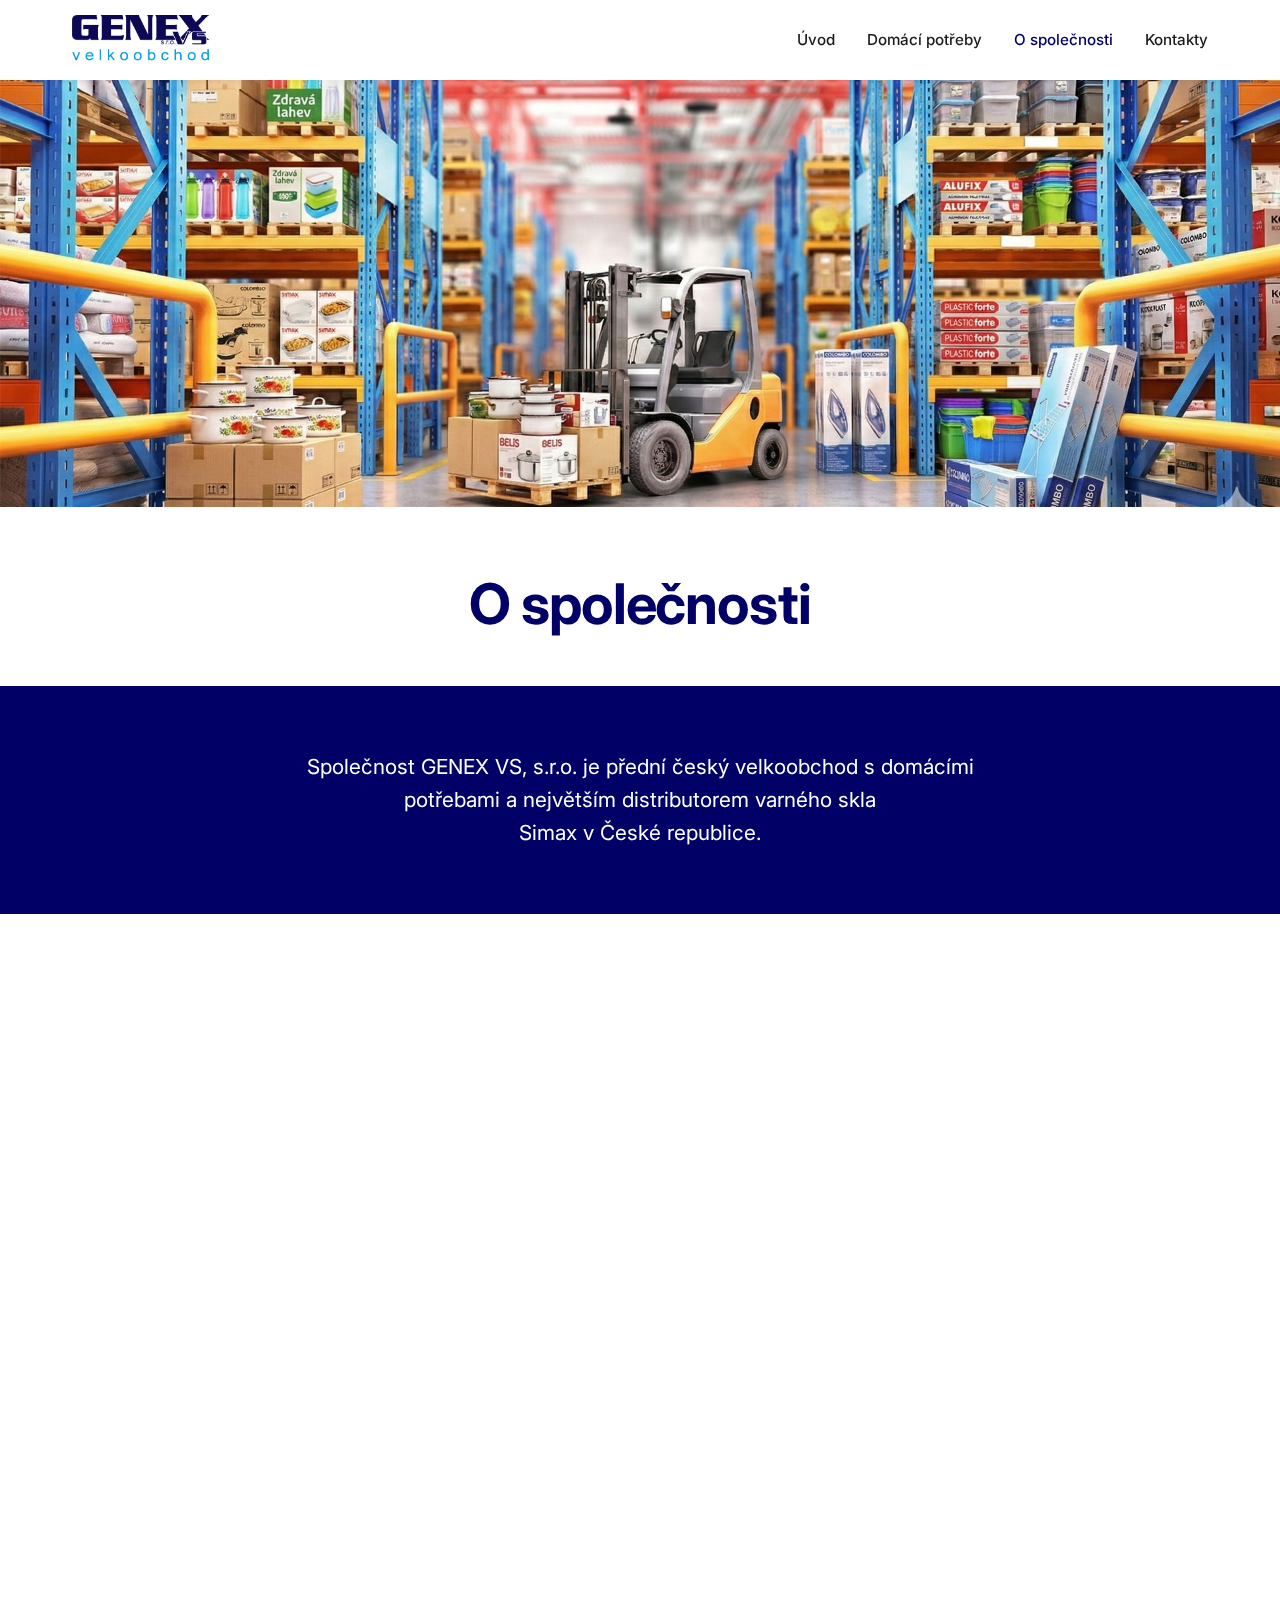
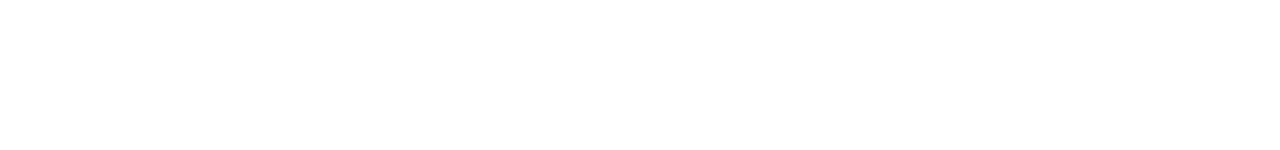
<file: o-spolecnosti.html>
<!DOCTYPE html>
<html lang="cs">

<head>
    <meta charset="UTF-8">
    <meta name="viewport" content="width=device-width, initial-scale=1.0">
    <title>O společnosti | GENEX VS</title>
    <meta name="description"
        content="Informace o společnosti GENEX VS, s.r.o. - historie, vize a distribuce značky SIMAX.">
    <link rel="stylesheet" href="style.css">
    <link href="https://unpkg.com/aos@2.3.1/dist/aos.css" rel="stylesheet">
</head>

<body>

    <!-- Header -->
    <header>
        <div class="container">
            <a href="index.html" class="logo">
                <img src="assets/logo_genex_velkoo_original.png" alt="GENEX VS" class="logo-img">
            </a>
            <button class="mobile-menu-btn" aria-label="Menu">
                <span></span>
                <span></span>
                <span></span>
            </button>
            <nav>
                <ul>
                    <li><a href="index.html">Úvod</a></li>
                    <li><a href="domaci-potreby.html">Domácí potřeby</a></li>
                    <li><a href="o-spolecnosti.html" class="active">O společnosti</a></li>
                    <li><a href="kontakty.html">Kontakty</a></li>
                </ul>
            </nav>
        </div>
    </header>

    <main>
        <!-- Hero Section (Full Image with Overlay) -->
        <!-- Hero Section (Full Image) -->
        <section class="section hero-section">
            <img src="assets/sklad_hero.jpg" alt="Sklad" class="img-fluid">
        </section>

        <!-- Title Section -->
        <section class="section section-intro">
            <div class="container">
                <h1 class="text-primary mb-1" data-aos="fade-up">O společnosti</h1>
            </div>
        </section>

        <!-- Intro Section -->
        <section class="section about-intro-bg">
            <div class="container container-narrow">
                <!-- Title moved to hero -->
                <p class="intro-text container-narrow" data-aos="fade-in">
                    Společnost GENEX VS, s.r.o. je přední český velkoobchod s domácími potřebami a největším
                    distributorem varného skla<br>Simax v České republice.
                </p>
            </div>
        </section>

        <!-- Content Section -->
        <section class="section">
            <div class="container">
                <div class="container-narrow">
                    <p class="mb-1-5" data-aos="fade-up">
                        Na českém trhu působíme od roku 2005. Naše obchodní aktivity zasahují kromě České republiky také
                        do zemí východní Evropy. Tradice, vysoká spolehlivost a stabilita nám pomohly vybudovat silnou
                        pozici na trhu.
                    </p>
                    <p class="mb-1-5" data-aos="fade-up" data-aos-delay="100">
                        Nabízíme velmi široký sortiment a naší snahou je odlišit se kvalitou nabízeného zboží od
                        konkurence. Velký důraz klademe na poskytované služby a servis, včasné a kompletní vykrytí
                        objednávek. Profesionalita našich zaměstnanců je zárukou v plnění různorodých a stále
                        náročnějších požadavků našich partnerů.
                    </p>
                    <div class="about-highlight-box" data-aos="fade-up" data-aos-delay="200">
                        <h3 class="text-primary mb-1">Spojení s Tandem s.r.o.</h3>
                        <p>
                            Z důvodu posílení pozice na českém trhu, zkvalitnění služeb a rozšíření sortimentu, se firma
                            GENEX VS, s.r.o. spojila v roce 2019 s firmou Tandem s.r.o.
                        </p>
                    </div>
                </div>
            </div>
        </section>
    </main>

    <!-- Footer -->
    <footer data-aos="fade-in">
        <div class="container">
            <div class="footer-content">
                <div>
                    <a href="index.html">
                        <img src="assets/logo_genex_white.png" alt="GENEX VS" class="footer-logo-img">
                    </a>
                    <h4>GENEX VS, s.r.o.</h4>
                    <p class="text-gray">Velkoobchod s tradicí od roku 2005.</p>
                </div>
                <div>
                    <h4>Kontakt</h4>
                    <p class="text-gray">genex@genexvs.cz<br>+420 730 893 126</p>
                </div>
            </div>
            <div class="footer-copyright">
                &copy; 2025 GENEX VS, s.r.o. Všechna práva vyhrazena.
                <br>
                <span class="text-sm text-gray">
                    Nepoužíváme analytické ani marketingové cookies. Pouze technické nutné pro provoz webu.
                    <a href="zasady-ochrany-soukromi.html" class="text-white underline">Více v zásadách.</a>
                </span>
            </div>
        </div>
    </footer>

    <button id="back-to-top" aria-label="Zpět nahoru">↑</button>
    <script src="https://unpkg.com/aos@2.3.1/dist/aos.js"></script>
    <script src="script.js"></script>
</body>

</html>
</file>
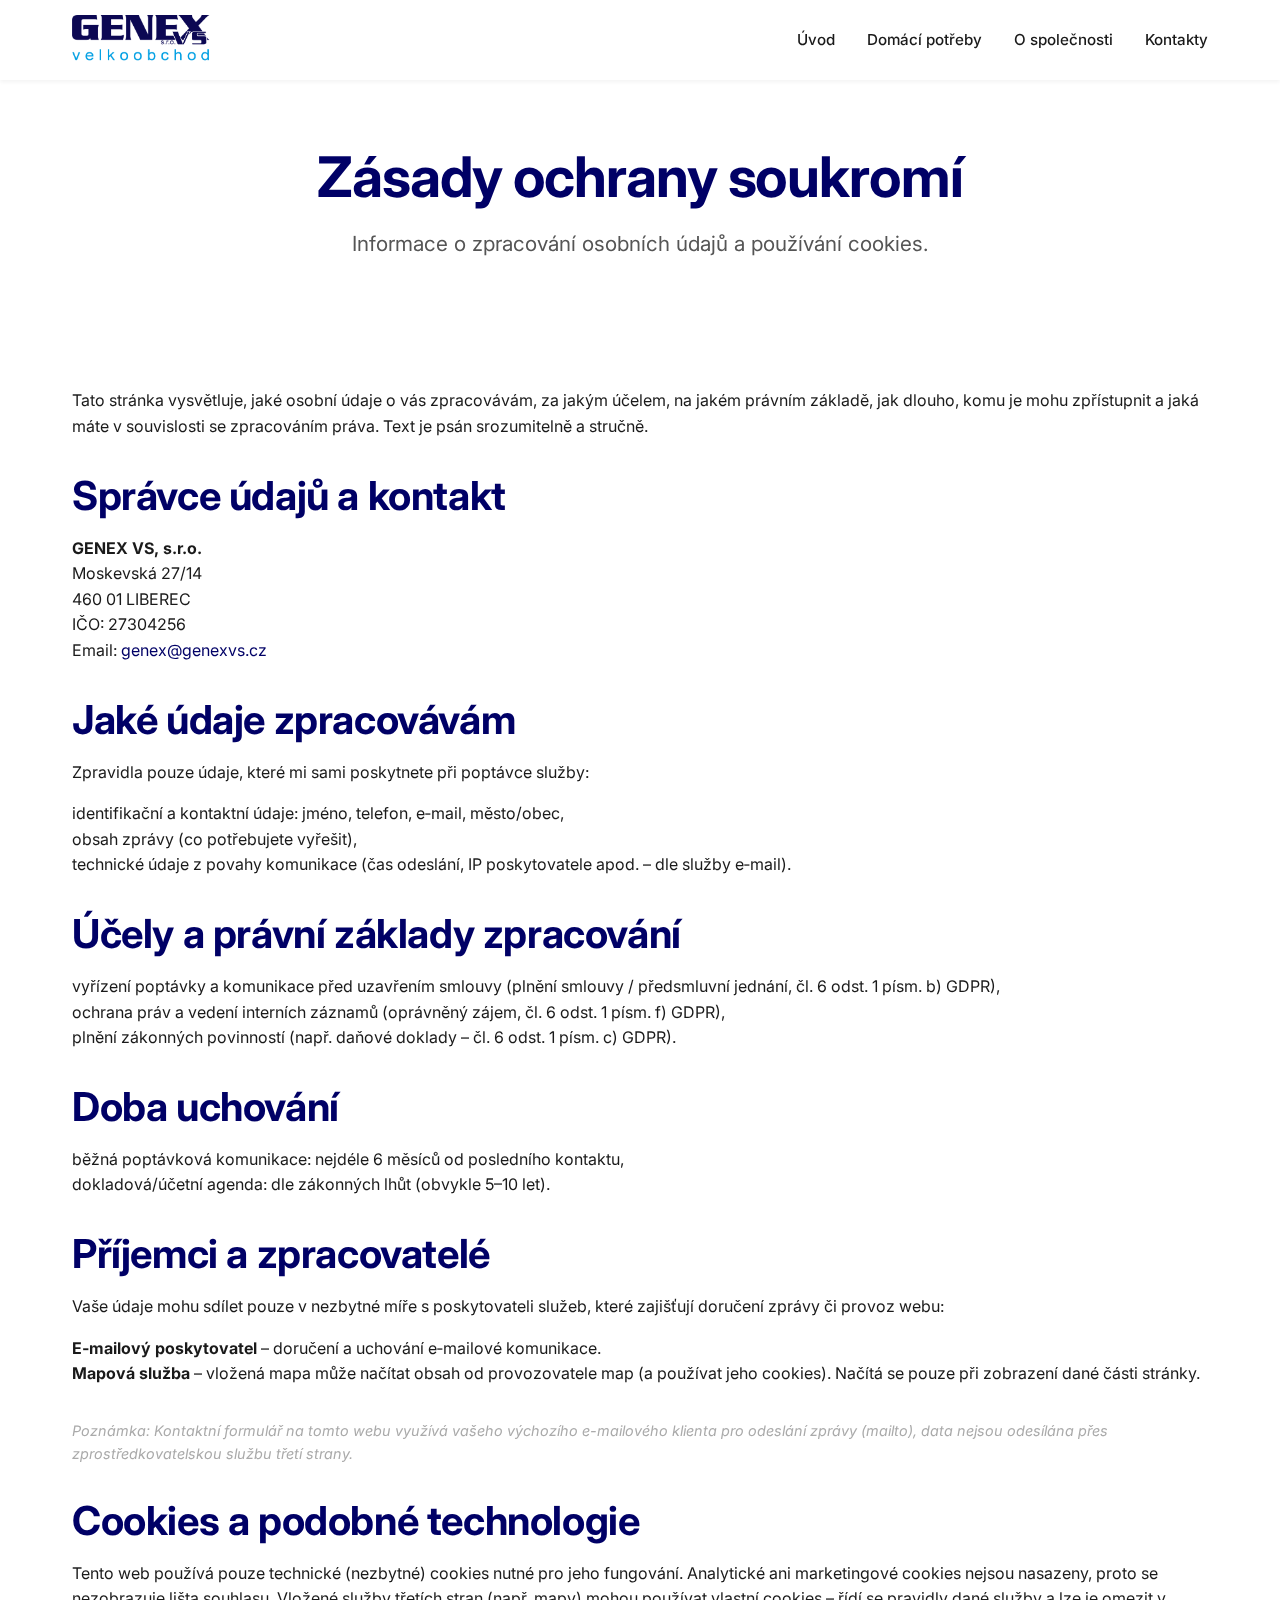
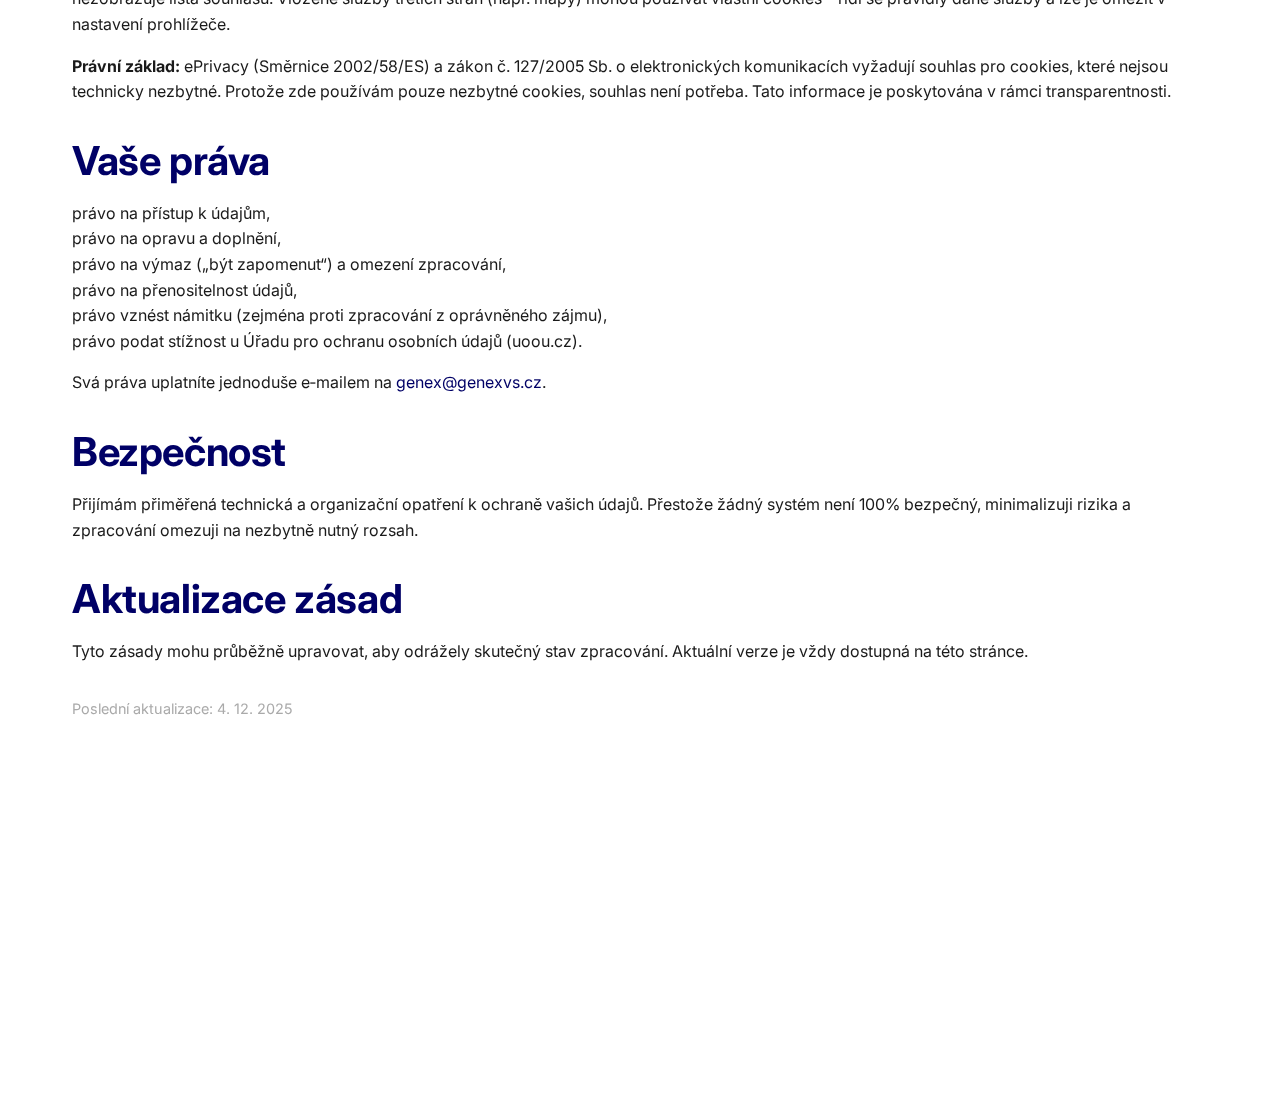
<file: zasady-ochrany-soukromi.html>
<!DOCTYPE html>
<html lang="cs">

<head>
    <meta charset="UTF-8">
    <meta name="viewport" content="width=device-width, initial-scale=1.0">
    <title>Zásady ochrany soukromí | GENEX VS</title>
    <meta name="description" content="Zásady ochrany osobních údajů a používání cookies na webu GENEX VS, s.r.o.">
    <link rel="stylesheet" href="style.css">
    <link href="https://unpkg.com/aos@2.3.1/dist/aos.css" rel="stylesheet">
</head>

<body>

    <!-- Header -->
    <header>
        <div class="container">
            <a href="index.html" class="logo">
                <img src="assets/logo_genex_velkoo_original.png" alt="GENEX VS" class="logo-img">
            </a>
            <button class="mobile-menu-btn" aria-label="Menu">
                <span></span>
                <span></span>
                <span></span>
            </button>
            <nav>
                <ul>
                    <li><a href="index.html">Úvod</a></li>
                    <li><a href="domaci-potreby.html">Domácí potřeby</a></li>
                    <li><a href="o-spolecnosti.html">O společnosti</a></li>
                    <li><a href="kontakty.html">Kontakty</a></li>
                </ul>
            </nav>
        </div>
    </header>

    <main>
        <!-- Title Section -->
        <section class="section section-intro">
            <div class="container">
                <h1 class="text-primary mb-1" data-aos="fade-up">Zásady ochrany soukromí</h1>
                <p class="intro-text mb-1" data-aos="fade-in">
                    Informace o zpracování osobních údajů a používání cookies.
                </p>
            </div>
        </section>

        <!-- Content Section -->
        <section class="section">
            <div class="container">
                <div class="bg-white p-2 rounded shadow-sm" data-aos="fade-up">
                    <p class="mb-2">
                        Tato stránka vysvětluje, jaké osobní údaje o vás zpracovávám, za jakým účelem, na jakém právním
                        základě, jak dlouho, komu je mohu zpřístupnit a jaká máte v souvislosti se zpracováním práva.
                        Text je psán srozumitelně a stručně.
                    </p>

                    <h2 class="text-primary text-xl mb-1">Správce údajů a kontakt</h2>
                    <p class="mb-2">
                        <strong>GENEX VS, s.r.o.</strong><br>
                        Moskevská 27/14<br>
                        460 01 LIBEREC<br>
                        IČO: 27304256<br>
                        Email: <a href="mailto:genex@genexvs.cz" class="text-primary">genex@genexvs.cz</a>
                    </p>

                    <h2 class="text-primary text-xl mb-1">Jaké údaje zpracovávám</h2>
                    <p class="mb-1">Zpravidla pouze údaje, které mi sami poskytnete při poptávce služby:</p>
                    <ul class="list-disc pl-1 mb-2">
                        <li>identifikační a kontaktní údaje: jméno, telefon, e‑mail, město/obec,</li>
                        <li>obsah zprávy (co potřebujete vyřešit),</li>
                        <li>technické údaje z povahy komunikace (čas odeslání, IP poskytovatele apod. – dle služby
                            e‑mail).</li>
                    </ul>

                    <h2 class="text-primary text-xl mb-1">Účely a právní základy zpracování</h2>
                    <ul class="list-disc pl-1 mb-2">
                        <li>vyřízení poptávky a komunikace před uzavřením smlouvy (plnění smlouvy / předsmluvní jednání,
                            čl. 6 odst. 1 písm. b) GDPR),</li>
                        <li>ochrana práv a vedení interních záznamů (oprávněný zájem, čl. 6 odst. 1 písm. f) GDPR),</li>
                        <li>plnění zákonných povinností (např. daňové doklady – čl. 6 odst. 1 písm. c) GDPR).</li>
                    </ul>

                    <h2 class="text-primary text-xl mb-1">Doba uchování</h2>
                    <ul class="list-disc pl-1 mb-2">
                        <li>běžná poptávková komunikace: nejdéle 6 měsíců od posledního kontaktu,</li>
                        <li>dokladová/účetní agenda: dle zákonných lhůt (obvykle 5–10 let).</li>
                    </ul>

                    <h2 class="text-primary text-xl mb-1">Příjemci a zpracovatelé</h2>
                    <p class="mb-1">Vaše údaje mohu sdílet pouze v nezbytné míře s poskytovateli služeb, které zajišťují
                        doručení zprávy či provoz webu:</p>
                    <ul class="list-disc pl-1 mb-2">
                        <li><strong>E‑mailový poskytovatel</strong> – doručení a uchování e‑mailové komunikace.</li>
                        <li><strong>Mapová služba</strong> – vložená mapa může načítat obsah od provozovatele map (a
                            používat jeho cookies). Načítá se pouze při zobrazení dané části stránky.</li>
                    </ul>
                    <p class="mb-2 text-sm text-gray">
                        <em>Poznámka: Kontaktní formulář na tomto webu využívá vašeho výchozího e-mailového klienta pro
                            odeslání zprávy (mailto), data nejsou odesílána přes zprostředkovatelskou službu třetí
                            strany.</em>
                    </p>

                    <h2 class="text-primary text-xl mb-1">Cookies a podobné technologie</h2>
                    <p class="mb-1">
                        Tento web používá pouze technické (nezbytné) cookies nutné pro jeho fungování. Analytické ani
                        marketingové cookies nejsou nasazeny, proto se nezobrazuje lišta souhlasu. Vložené služby
                        třetích stran (např. mapy) mohou používat vlastní cookies – řídí se pravidly dané služby a lze
                        je omezit v nastavení prohlížeče.
                    </p>
                    <p class="mb-2">
                        <strong>Právní základ:</strong> ePrivacy (Směrnice 2002/58/ES) a zákon č. 127/2005 Sb. o
                        elektronických komunikacích vyžadují souhlas pro cookies, které nejsou technicky nezbytné.
                        Protože zde používám pouze nezbytné cookies, souhlas není potřeba. Tato informace je poskytována
                        v rámci transparentnosti.
                    </p>

                    <h2 class="text-primary text-xl mb-1">Vaše práva</h2>
                    <ul class="list-disc pl-1 mb-1">
                        <li>právo na přístup k údajům,</li>
                        <li>právo na opravu a doplnění,</li>
                        <li>právo na výmaz („být zapomenut“) a omezení zpracování,</li>
                        <li>právo na přenositelnost údajů,</li>
                        <li>právo vznést námitku (zejména proti zpracování z oprávněného zájmu),</li>
                        <li>právo podat stížnost u Úřadu pro ochranu osobních údajů (uoou.cz).</li>
                    </ul>
                    <p class="mb-2">
                        Svá práva uplatníte jednoduše e‑mailem na <a href="mailto:genex@genexvs.cz"
                            class="text-primary">genex@genexvs.cz</a>.
                    </p>

                    <h2 class="text-primary text-xl mb-1">Bezpečnost</h2>
                    <p class="mb-2">
                        Přijímám přiměřená technická a organizační opatření k ochraně vašich údajů. Přestože žádný
                        systém není 100% bezpečný, minimalizuji rizika a zpracování omezuji na nezbytně nutný rozsah.
                    </p>

                    <h2 class="text-primary text-xl mb-1">Aktualizace zásad</h2>
                    <p class="mb-2">
                        Tyto zásady mohu průběžně upravovat, aby odrážely skutečný stav zpracování. Aktuální verze je
                        vždy dostupná na této stránce.
                    </p>

                    <p class="text-sm text-gray">
                        Poslední aktualizace: 4. 12. 2025
                    </p>
                </div>
            </div>
        </section>
    </main>

    <!-- Footer -->
    <footer data-aos="fade-in">
        <div class="container">
            <div class="footer-content">
                <div>
                    <a href="index.html">
                        <img src="assets/logo_genex_white.png" alt="GENEX VS" class="footer-logo-img">
                    </a>
                    <h4>GENEX VS, s.r.o.</h4>
                    <p class="text-gray">Velkoobchod s tradicí od roku 2005.</p>
                </div>
                <div>
                    <h4>Kontakt</h4>
                    <p class="text-gray">genex@genexvs.cz<br>+420 730 893 126</p>
                </div>
            </div>
            <div class="footer-copyright">
                &copy; 2025 GENEX VS, s.r.o. Všechna práva vyhrazena.
                <br>
                <span class="text-sm text-gray">
                    Nepoužíváme analytické ani marketingové cookies. Pouze technické nutné pro provoz webu.
                    <a href="zasady-ochrany-soukromi.html" class="text-white underline">Více v zásadách.</a>
                </span>
            </div>
        </div>
    </footer>

    <button id="back-to-top" aria-label="Zpět nahoru">↑</button>
    <script src="https://unpkg.com/aos@2.3.1/dist/aos.js"></script>
    <script src="script.js"></script>
</body>

</html>
</file>
<file: style.css>
/* 
   Genex VS - Modern Design System 
   Premium, Clean, Corporate
*/

@import url('https://fonts.googleapis.com/css2?family=Inter:wght@300;400;500;600;700&display=swap');

:root {
    /* Color Palette */
    --primary-color: #000066;
    /* Deep Corporate Blue */
    --primary-dark: #00004d;
    /* Darker Blue for hover/active */
    --primary-light: #e6f0fa;
    /* Very light blue for backgrounds */
    --accent-color: #00a8cc;
    /* Fresh Cyan/Teal for highlights */

    --text-main: #1a1a1a;
    /* Almost Black */
    --text-secondary: #555555;
    /* Grey for descriptions */
    --text-light: #ffffff;
    /* White text */

    --bg-body: #ffffff;
    --bg-light: #f8f9fa;
    /* Light grey background */
    --bg-dark: #111111;
    /* Dark footer background */

    --border-color: #e0e0e0;

    /* Typography */
    --font-main: 'Inter', sans-serif;

    /* Spacing */
    --container-width: 1200px;
    --header-height: 80px;

    /* Shadows */
    --shadow-sm: 0 2px 4px rgba(0, 0, 0, 0.05);
    --shadow-md: 0 4px 12px rgba(0, 0, 0, 0.08);
    --shadow-lg: 0 8px 24px rgba(0, 0, 0, 0.12);

    /* Transitions */
    --transition-fast: 0.2s ease;
    --transition-normal: 0.3s ease;
}

/* Reset & Base */
*,
*::before,
*::after {
    box-sizing: border-box;
    margin: 0;
    padding: 0;
}

html {
    scroll-behavior: smooth;
}

body {
    font-family: var(--font-main);
    color: var(--text-main);
    background-color: var(--bg-body);
    line-height: 1.6;
    -webkit-font-smoothing: antialiased;
}

a {
    text-decoration: none;
    color: inherit;
    transition: color var(--transition-fast);
}

ul {
    list-style: none;
}

img {
    max-width: 100%;
    display: block;
}

/* Typography Utilities */
h1,
h2,
h3,
h4,
h5,
h6 {
    font-weight: 700;
    line-height: 1.2;
    margin-bottom: 1rem;
}

h1 {
    font-size: 3.5rem;
    letter-spacing: -0.02em;
}

h2 {
    font-size: 2.5rem;
    letter-spacing: -0.01em;
}

h3 {
    font-size: 1.75rem;
}

.text-center {
    text-align: center;
}

.text-primary {
    color: var(--primary-color);
}

/* Layout Utilities */
.container {
    max-width: var(--container-width);
    margin: 0 auto;
    padding: 0 2rem;
}

.section {
    padding: 5rem 0;
}

.btn {
    display: inline-block;
    padding: 0.8rem 2rem;
    border-radius: 50px;
    font-weight: 600;
    cursor: pointer;
    transition: all var(--transition-normal);
    border: none;
    font-size: 1rem;
}

.btn-primary {
    background-color: var(--primary-color);
    color: var(--text-light);
    box-shadow: 0 4px 14px rgba(0, 86, 179, 0.3);
}

.btn-primary:hover {
    background-color: var(--primary-dark);
    transform: translateY(-2px);
    box-shadow: 0 6px 20px rgba(0, 86, 179, 0.4);
}

.btn-outline {
    background-color: transparent;
    border: 2px solid var(--primary-color);
    color: var(--primary-color);
}

.btn-outline:hover {
    background-color: var(--primary-color);
    color: var(--text-light);
}

/* Header Placeholder */
header {
    height: var(--header-height);
    background: rgba(255, 255, 255, 0.95);
    backdrop-filter: blur(10px);
    position: fixed;
    top: 0;
    left: 0;
    width: 100%;
    z-index: 1000;
    box-shadow: var(--shadow-sm);
    display: flex;
    align-items: center;
}

header .container {
    display: flex;
    justify-content: space-between;
    align-items: center;
    width: 100%;
}

.logo {
    font-size: 1.5rem;
    font-weight: 800;
    color: var(--primary-color);
    letter-spacing: -0.03em;
    z-index: 1001;
}

nav ul {
    display: flex;
    gap: 2rem;
}

nav a {
    font-weight: 500;
    font-size: 0.95rem;
    color: var(--text-main);
}

nav a:hover,
nav a.active {
    color: var(--primary-color);
}

/* Mobile Menu Button */
.mobile-menu-btn {
    display: none;
    background: none;
    border: none;
    cursor: pointer;
    z-index: 1001;
    padding: 0.5rem;
}

.mobile-menu-btn span {
    display: block;
    width: 25px;
    height: 3px;
    background-color: var(--text-main);
    margin: 5px 0;
    transition: var(--transition-normal);
}

/* Mobile Styles */
@media (max-width: 768px) {
    .mobile-menu-btn {
        display: block;
    }

    nav {
        position: fixed;
        top: 0;
        right: -100%;
        width: 100%;
        height: 100vh;
        background-color: #fff;
        display: flex;
        align-items: center;
        justify-content: center;
        transition: var(--transition-normal);
        z-index: 1000;
    }

    nav.active {
        right: 0;
    }

    nav ul {
        flex-direction: column;
        align-items: center;
        gap: 2rem;
    }

    nav a {
        font-size: 1.5rem;
    }

    /* Hamburger Animation */
    .mobile-menu-btn.active span:nth-child(1) {
        transform: rotate(45deg) translate(5px, 5px);
    }

    .mobile-menu-btn.active span:nth-child(2) {
        opacity: 0;
    }

    .mobile-menu-btn.active span:nth-child(3) {
        transform: rotate(-45deg) translate(7px, -6px);
    }
}

/* Footer Placeholder */
footer {
    background-color: var(--primary-color);
    color: var(--text-light);
    padding: 4rem 0 2rem;
}

/* Refactored Utilities */

/* Hero Section */
.hero-section {
    padding: 0;
}

.hero-home-container {
    position: relative;
}

.hero-overlay {
    position: absolute;
    top: 0;
    left: 0;
    width: 100%;
    height: 100%;
    background-color: rgba(18, 0, 100, 0.6);
    /* Blue overlay restored */
    z-index: 1;
}

.hero-content-overlay {
    position: absolute;
    top: 50%;
    left: 50%;
    transform: translate(-50%, -50%);
    z-index: 2;
    text-align: center;
    width: 100%;
    padding: 0 1rem;
}

.hero-title-overlay {
    color: #ffffff;
    font-size: 5rem;
    font-weight: 800;
    text-shadow: 0 2px 15px rgba(0, 0, 0, 0.8);
    margin: 0;
    line-height: 1.1;
}

@media (max-width: 768px) {
    .hero-title-overlay {
        font-size: 2.5rem;
    }
}

.section.bg-light {
    background-color: var(--primary-light);
}

/* Dark Blue Section (e.g. Partners) */
.section.bg-primary-section {
    background-color: var(--primary-color);
    color: var(--text-light);
}

.section.bg-primary-section h2,
.section.bg-primary-section p,
.section.bg-primary-section a:not(.btn) {
    color: var(--text-light);
}

.btn-white {
    background-color: #ffffff;
    color: var(--primary-color);
    box-shadow: 0 4px 14px rgba(0, 0, 0, 0.2);
}

.btn-white:hover {
    background-color: var(--bg-light);
    transform: translateY(-2px);
    box-shadow: 0 6px 20px rgba(0, 0, 0, 0.3);
}

/* Intro Section */
.section-intro {
    padding: 4rem 0 2rem 0;
    text-align: center;
}

.intro-title {
    font-size: 3.5rem;
    color: var(--primary-color);
    margin-bottom: 1.5rem;
    font-weight: 700;
}

.intro-text {
    font-size: 1.3rem;
    color: var(--text-secondary);
    max-width: 700px;
    margin: 0 auto 2.5rem;
    line-height: 1.6;
}

.button-group {
    display: flex;
    gap: 1rem;
    justify-content: center;
    flex-wrap: wrap;
}

/* Wide Assortment */
.assortment-grid {
    display: flex;
    flex-wrap: wrap;
    align-items: center;
    gap: 4rem;
}

.assortment-content {
    flex: 1;
    min-width: 300px;
}

.assortment-text {
    margin-bottom: 1.5rem;
    font-size: 1.1rem;
    color: var(--text-secondary);
}

.assortment-list {
    margin-bottom: 2rem;
    display: grid;
    grid-template-columns: 1fr 1fr;
    gap: 1rem;
}

.assortment-item {
    display: flex;
    align-items: center;
    gap: 0.5rem;
}

.check-icon {
    color: var(--accent-color);
    font-weight: bold;
}

.assortment-image-container {
    flex: 1;
    min-width: 300px;
    height: 400px;
    border-radius: 20px;
    overflow: hidden;
    box-shadow: var(--shadow-lg);
}

.object-cover {
    width: 100%;
    height: 100%;
    object-fit: cover;
}

/* Slideshow Styles */
.slideshow-container {
    position: relative;
}

.slide {
    position: absolute;
    top: 0;
    left: 0;
    width: 100%;
    height: 100%;
    opacity: 0;
    transition: opacity 1s ease-in-out;
}

.slide.active {
    opacity: 1;
    z-index: 1;
}

/* Logo Marquee Styles */
.section-marquee {
    padding: 2rem 0;
    background-color: #fff;
    overflow: hidden;
}

.marquee-container {
    width: 100%;
    overflow: hidden;
    white-space: nowrap;
    position: relative;
}

.marquee-track {
    display: inline-flex;
    animation: scroll 40s linear infinite;
    gap: 4rem;
    padding-left: 4rem;
    /* Initial offset */
}

.marquee-logo {
    height: 60px;
    width: auto;
    object-fit: contain;
    filter: grayscale(100%);
    opacity: 0.7;
    transition: all 0.3s ease;
}

.marquee-logo {
    height: 60px;
    width: auto;
    object-fit: contain;
    filter: grayscale(100%);
    opacity: 0.7;
    transition: all 0.5s ease;
    /* Slower transition for smoother effect */
}

.marquee-logo.active-color {
    filter: grayscale(0%);
    opacity: 1;
    transform: scale(1.1);
}

/* Contact Page Styles */
.contact-card-wide {
    grid-column: 1 / -1;
}

.contact-grid-inner {
    display: grid;
    grid-template-columns: repeat(auto-fit, minmax(250px, 1fr));
    gap: 1.5rem;
}

@keyframes scroll {
    0% {
        transform: translateX(0);
    }

    100% {
        transform: translateX(-50%);
        /* Move by half the width (original set) */
    }
}

/* Partners Section */
.bg-light {
    background-color: var(--bg-light);
}

.partners-text {
    max-width: 600px;
    margin: 0 auto 2rem;
    color: var(--text-secondary);
}

.b2b-link {
    color: var(--primary-color);
    text-decoration: underline;
}

.btn-b2b-large {
    font-size: 1.5rem;
    padding: 1rem 2rem;
    display: inline-block;
    color: var(--primary-color);
    text-decoration: none;
    font-weight: bold;
}

.mt-2 {
    margin-top: 2rem;
}

.text-sm {
    font-size: 0.9rem;
}

/* Contact Form */
.contact-form-container {
    background: #fff;
    padding: 2rem;
    border-radius: 12px;
    box-shadow: var(--shadow-md);
    max-width: 800px;
    margin: 0 auto;
}

.contact-form-wide {
    max-width: 70%;
    width: 70%;
}

@media (max-width: 768px) {
    .page-contacts .contact-form-wide {
        max-width: 100%;
        width: 100%;
    }
}

.contact-form-grid {
    display: grid;
    gap: 1rem;
}

.form-group {
    display: grid;
    gap: 0.5rem;
}

.form-control {
    padding: 0.8rem;
    border: 1px solid #ddd;
    border-radius: 4px;
    width: 100%;
    font-family: inherit;
}

/* Map Section */
.map-container {
    max-width: 800px;
    margin: 0 auto;
}

.section-no-top-padding {
    padding-top: 0;
}

/* Footer */
.footer-content {
    display: flex;
    justify-content: space-between;
    flex-wrap: wrap;
    gap: 2rem;
}

.footer-copyright {
    border-top: 1px solid #333;
    margin-top: 2rem;
    padding-top: 1rem;
    text-align: center;
    color: #666;
    font-size: 0.9rem;
}

.text-gray {
    color: #aaa;
}

/* Brands (Domaci Potreby) */
.brand-item {
    margin-bottom: 4rem;
    display: flex;
    gap: 5rem;
    align-items: flex-start;
    flex-wrap: wrap;
}

.brand-logo {
    flex: 0 0 200px;
}

.brand-content {
    flex: 1;
}

.brand-img {
    width: 100%;
    max-width: 200px;
}

.brand-header {
    display: flex;
    justify-content: flex-start;
    align-items: center;
    gap: 2rem;
    margin-bottom: 0.5rem;
}

.brand-subtitle {
    font-size: 1.5rem;
}

.brand-header h2 {
    margin-bottom: 0;
}

.brand-header img {
    max-width: 150px;
    height: auto;
}

/* Contact Page Specifics */
.contact-grid {
    display: grid;
    grid-template-columns: repeat(auto-fit, minmax(300px, 1fr));
    gap: 2rem;
}

.contact-card {
    background: #fff;
    padding: 2rem;
    border-radius: 12px;
    box-shadow: var(--shadow-md);
}

.card-title {
    color: var(--primary-color);
    margin-bottom: 1rem;
    border-bottom: 2px solid var(--primary-light);
    padding-bottom: 0.5rem;
}

.info-block {
    margin-bottom: 1rem;
}

.general-info-card {
    background: #ffffff;
    color: var(--primary-color);
    padding: 3rem;
    border-radius: 16px;
    box-shadow: var(--shadow-lg);
    grid-column: 1 / -1;
    border: none;
}

.general-info-title {
    color: var(--primary-color);
    margin-bottom: 2rem;
    font-size: 2rem;
    border-bottom: 1px solid rgba(0, 0, 102, 0.2);
    padding-bottom: 1rem;
}

.info-grid {
    display: grid;
    grid-template-columns: repeat(auto-fit, minmax(300px, 1fr));
    gap: 3rem;
}

.info-item {
    background: var(--primary-color);
    color: var(--text-light);
    padding: 1.5rem;
    border-radius: 8px;
}

.info-label {
    text-transform: uppercase;
    letter-spacing: 1px;
    font-size: 0.9rem;
    opacity: 0.8;
    margin-bottom: 0.5rem;
    color: var(--text-light);
}

.email-link-large {
    color: var(--text-light);
    font-size: 1.4rem;
    font-weight: bold;
    text-decoration: none;
    border-bottom: none;
}

.footer-logo-img {
    height: auto;
    width: 150px;
    max-width: 100%;
    display: block;
    margin-bottom: 1rem;
}

/* About Us Specifics */
.about-intro-bg {
    padding: 4rem 2rem;
    background-color: #000066;
    text-align: center;
}

.about-intro-bg .intro-text {
    color: #ffffff;
}

.about-highlight-box {
    background-color: var(--primary-light);
    padding: 2rem;
    border-radius: 8px;
    border-left: 4px solid var(--primary-color);
    margin-top: 2rem;
}

/* Global Layout Overrides */
main {
    padding-top: var(--header-height);
}

/* Utilities */
.container-narrow {
    max-width: 800px;
    margin: 0 auto;
}

.mb-1 {
    margin-bottom: 1rem;
}

.mb-2 {
    margin-bottom: 2rem;
}

.mb-3 {
    margin-bottom: 3rem;
}

.d-none {
    display: none;
}

.logo-img {
    height: 50px;
}

.grid-1-col {
    display: grid;
    grid-template-columns: 1fr;
    gap: 2rem;
}

.w-100px {
    width: 100px;
}

.justify-start {
    justify-self: start;
}

.mt-1 {
    margin-top: 1rem;
}

.mt-2 {
    margin-top: 2rem;
}

.mb-1-5 {
    margin-bottom: 1.5rem;
}

.brand-sub-item {
    margin-left: 1rem;
    margin-bottom: 2rem;
    display: flex;
    gap: 2rem;
    align-items: flex-start;
}

.brand-sub-item-last {
    margin-left: 1rem;
    display: flex;
    gap: 2rem;
    align-items: flex-start;
}

.brand-sub-logo {
    flex: 0 0 120px;
}

.brand-sub-title {
    font-size: 1.5rem;
    margin-bottom: 0.5rem;
}

.grid-col-full {
    grid-column: 1 / -1;
}

.mb-0-5 {
    margin-bottom: 0.5rem;
}

.max-w-600 {
    max-width: 600px;
}

.img-fluid {
    width: 100%;
    height: auto;
}

.gap-2 {
    gap: 2rem;
}

.text-lg-relaxed {
    font-size: 1.2rem;
    line-height: 1.6;
}

.contact-content-section {
    padding-top: 0;
}

/* Utility Classes */
.text-white {
    color: #ffffff !important;
}

.underline {
    text-decoration: underline !important;
}

/* Specific Footer Link Styling */
.footer-copyright a {
    color: #ffffff !important;
    text-decoration: underline !important;
}

/* Back to Top Button */
#back-to-top {
    position: fixed;
    bottom: 2rem;
    right: 2rem;
    background-color: var(--primary-color);
    color: #ffffff;
    border: none;
    border-radius: 50%;
    width: 50px;
    height: 50px;
    font-size: 1.5rem;
    cursor: pointer;
    opacity: 0;
    visibility: hidden;
    transition: all 0.3s ease;
    z-index: 1000;
    box-shadow: 0 4px 12px rgba(0, 0, 0, 0.15);
    display: flex;
    align-items: center;
    justify-content: center;
}

#back-to-top.show {
    opacity: 1;
    visibility: visible;
}

#back-to-top:hover {
    background-color: var(--primary-dark);
    transform: translateY(-3px);
    box-shadow: 0 6px 16px rgba(0, 0, 0, 0.2);
}
</file>
